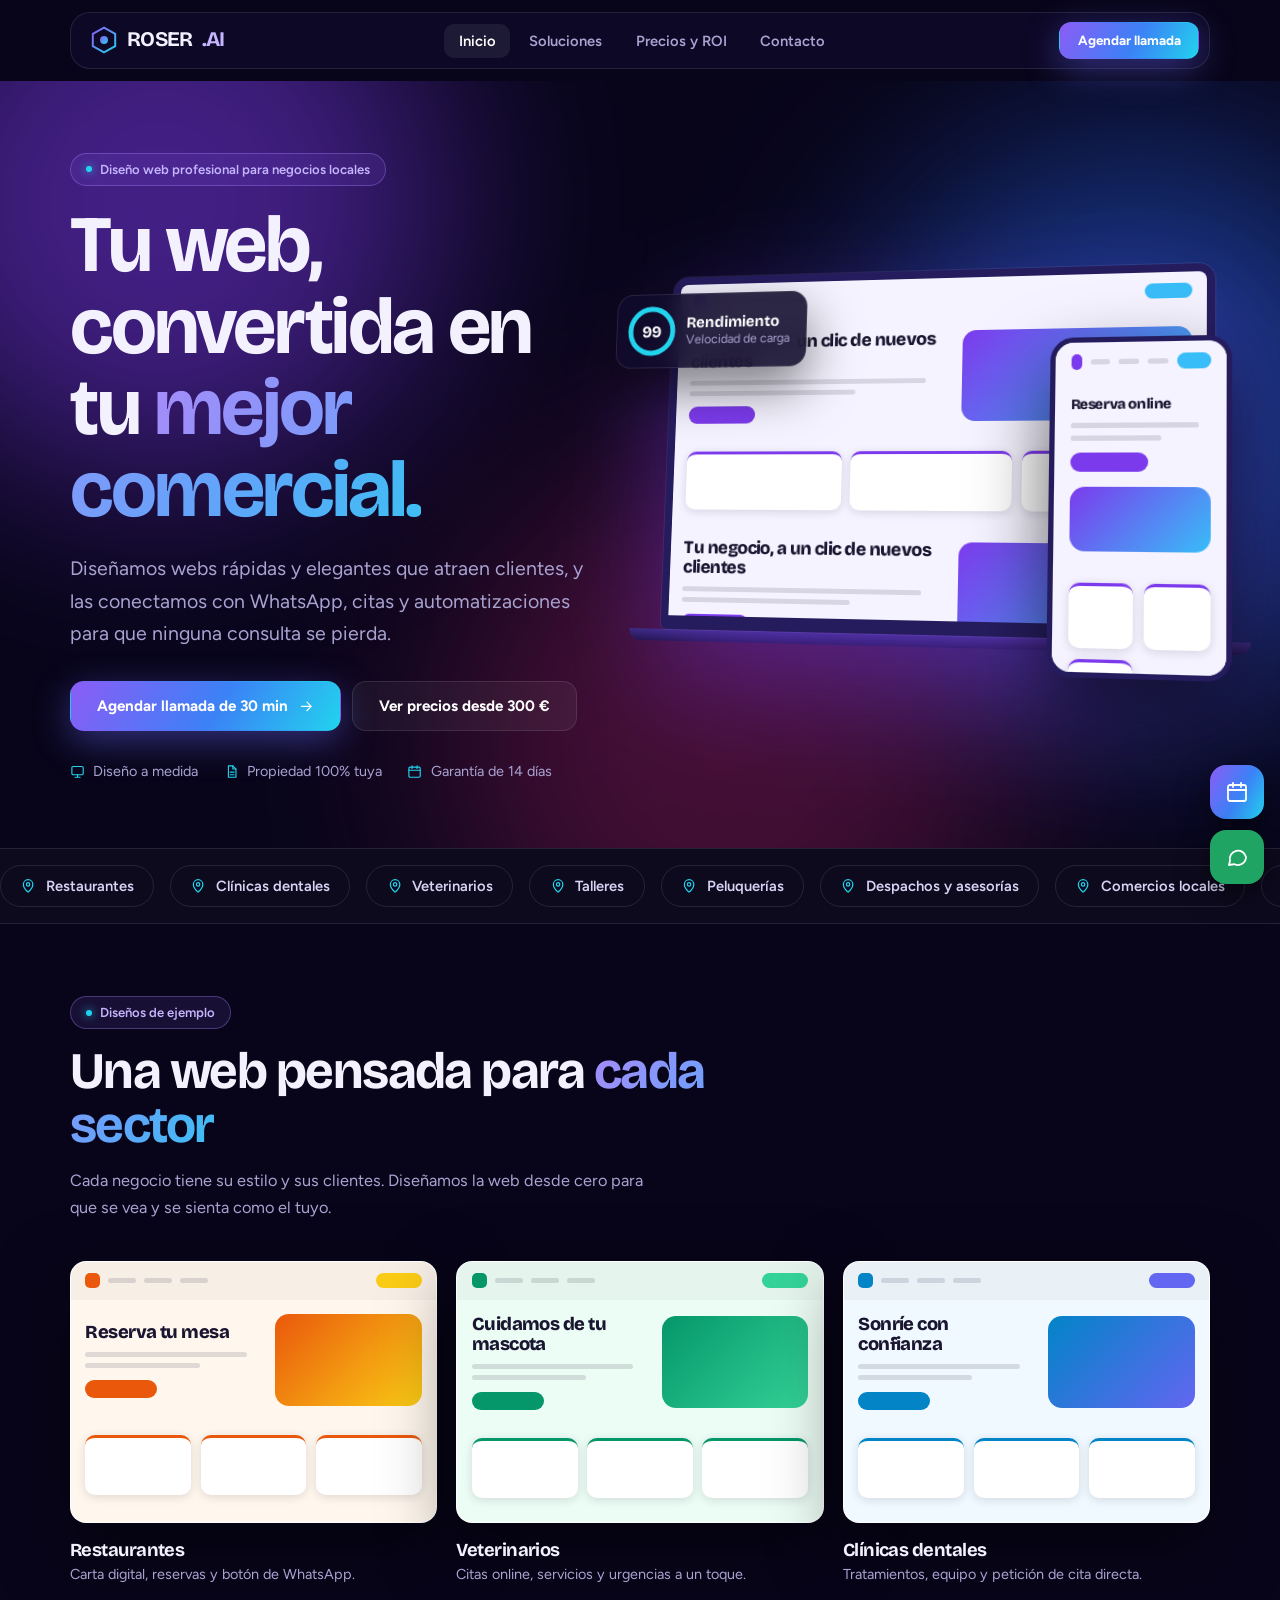
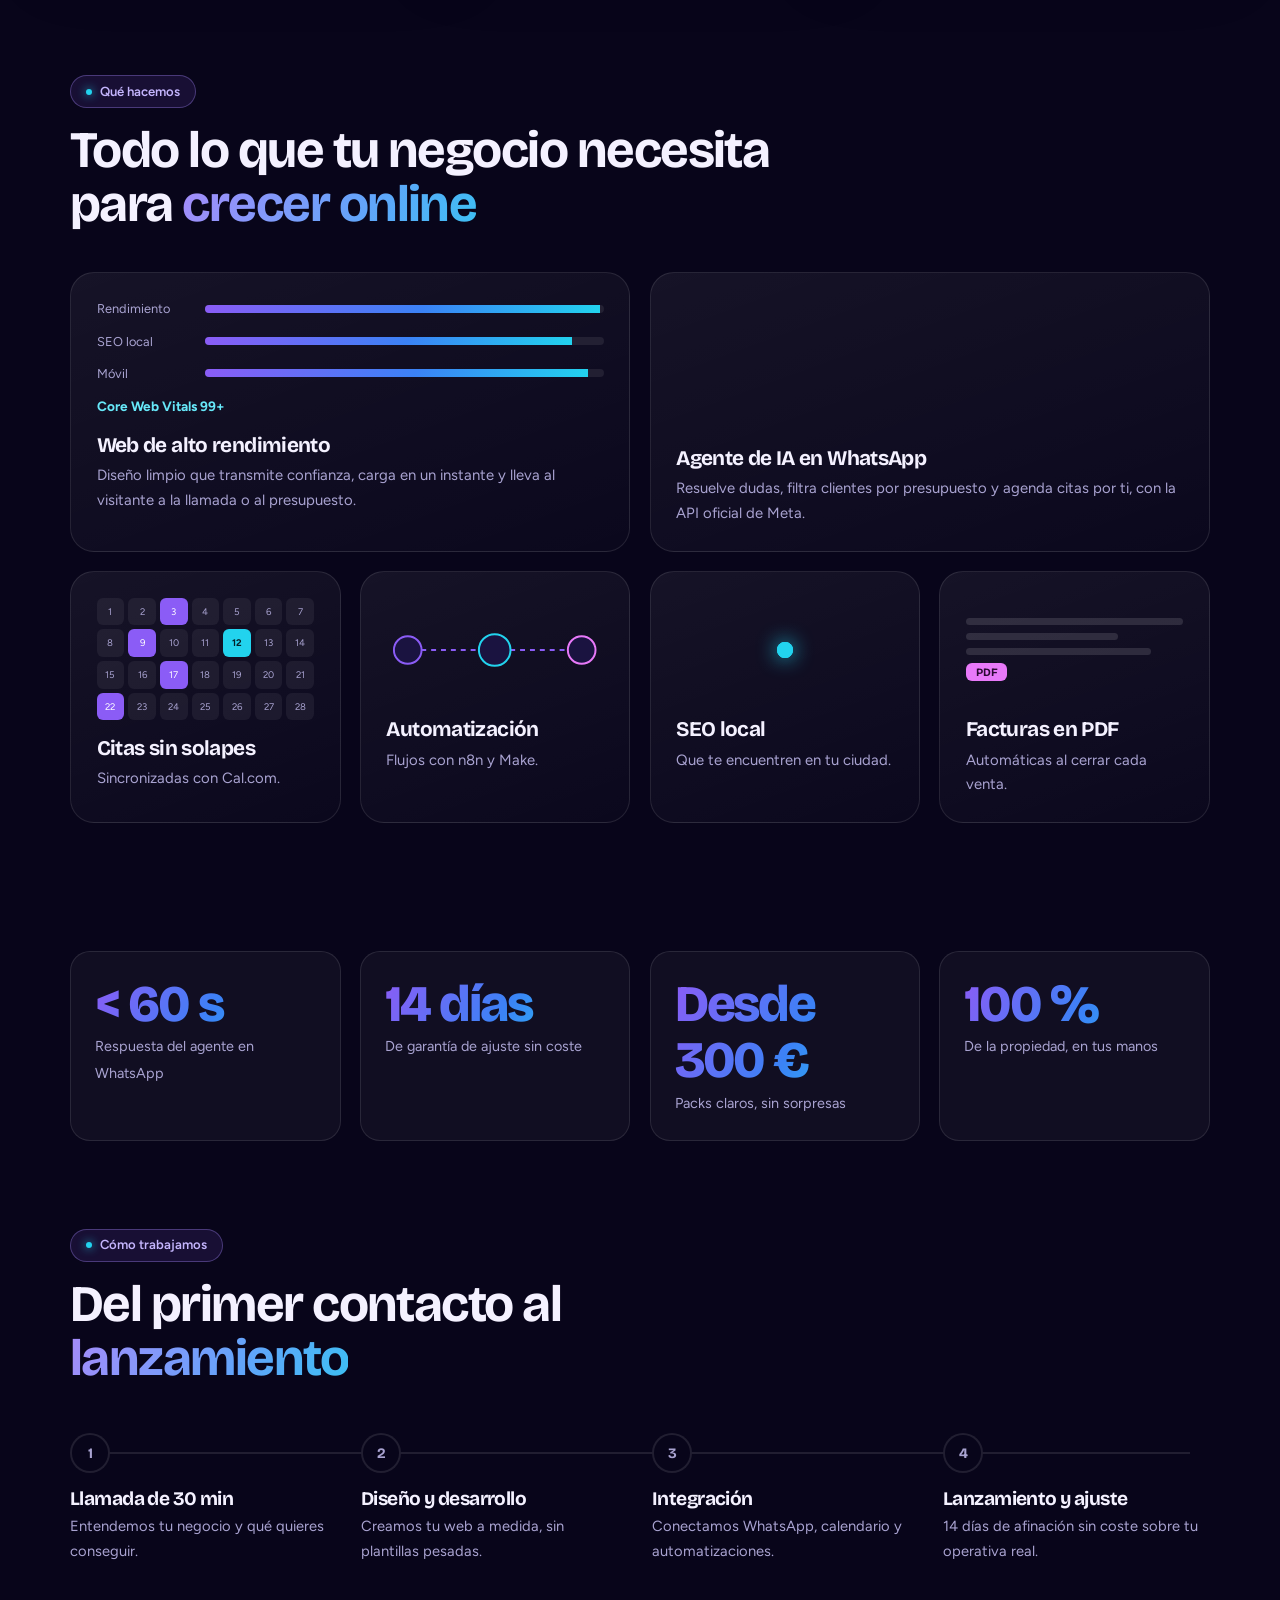
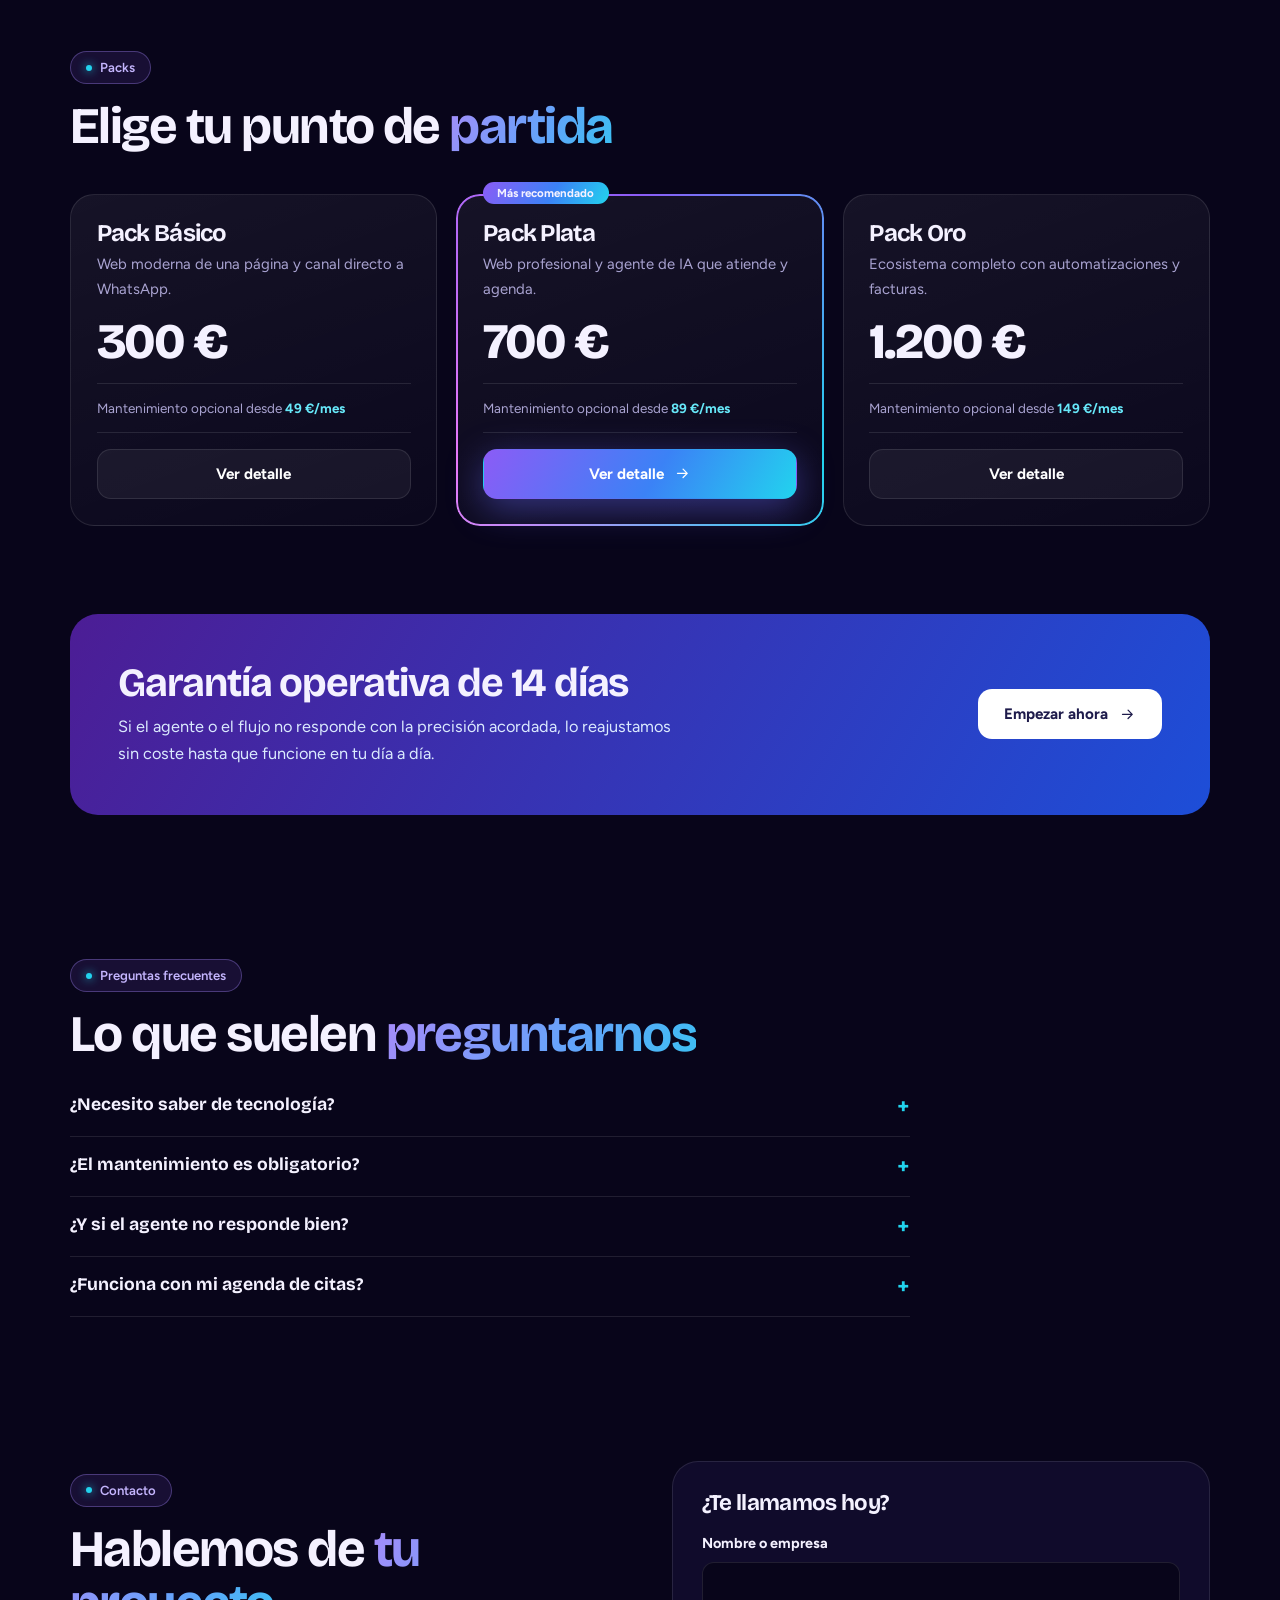
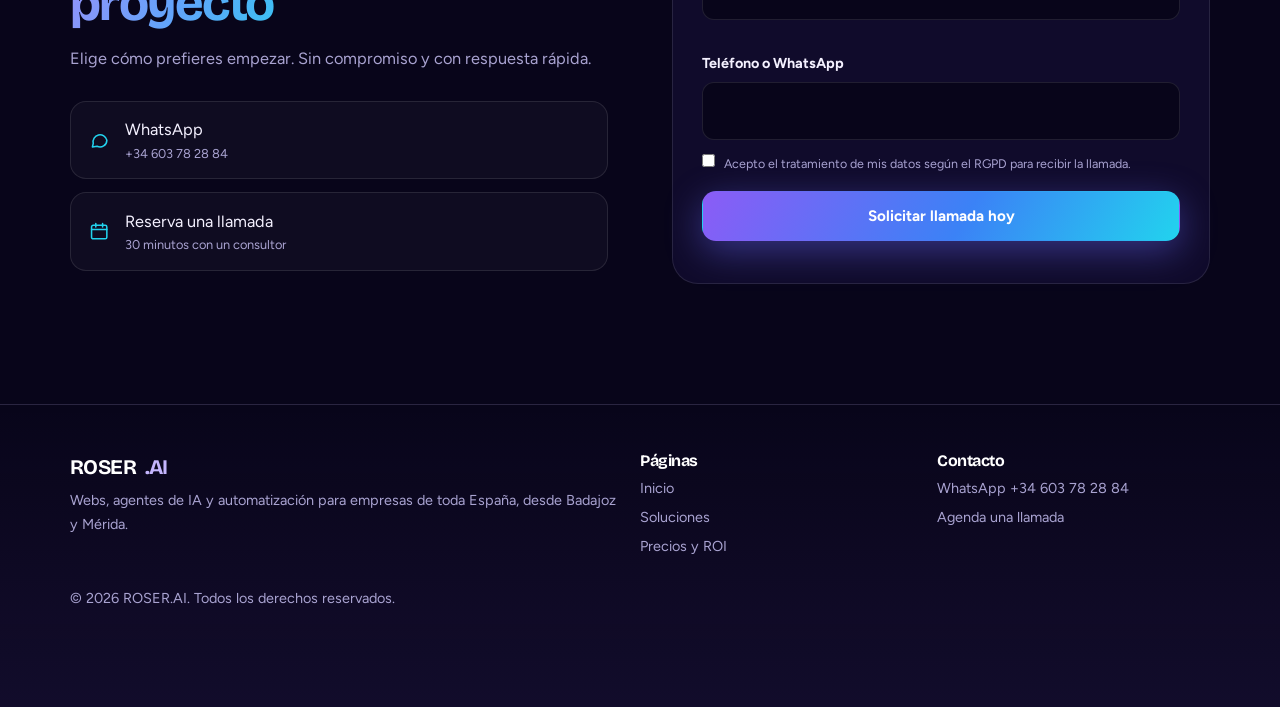
<file: index.html>
<!DOCTYPE html><html lang="es"><head><meta charset="utf-8"><meta name="viewport" content="width=device-width,initial-scale=1,viewport-fit=cover"><meta name="theme-color" content="#08051a"><title>ROSER.AI | Diseño web profesional, agentes IA y automatización</title><link rel="icon" type="image/svg+xml" href="data:image/svg+xml,%3Csvg xmlns=%22http://www.w3.org/2000/svg%22 viewBox=%220 0 100 100%22%3E%3Cdefs%3E%3ClinearGradient id=%22g%22 x1=%220%22 y1=%220%22 x2=%221%22 y2=%221%22%3E%3Cstop stop-color=%22%238b5cf6%22/%3E%3Cstop offset=%221%22 stop-color=%22%2322d3ee%22/%3E%3C/linearGradient%3E%3C/defs%3E%3Crect width=%22100%22 height=%22100%22 rx=%2224%22 fill=%22%2308051a%22/%3E%3Cpath d=%22M50 14l31 17v38L50 86 19 69V31z%22 fill=%22none%22 stroke=%22url%28%23g%29%22 stroke-width=%227%22 stroke-linejoin=%22round%22/%3E%3Ccircle cx=%2250%22 cy=%2250%22 r=%2211%22 fill=%22url%28%23g%29%22/%3E%3C/svg%3E"><meta name="description" content="Diseñamos webs rápidas y elegantes para negocios locales y las conectamos con WhatsApp, citas y automatizaciones. Badajoz, Mérida y toda España."><link rel="preconnect" href="https://fonts.googleapis.com"><link rel="preconnect" href="https://fonts.gstatic.com" crossorigin><link href="https://fonts.googleapis.com/css2?family=Bricolage+Grotesque:opsz,wght@12..96,500;12..96,700;12..96,800&family=Figtree:wght@400;500;600;700&display=swap" rel="stylesheet"><style>@property --a{syntax:'<angle>';inherits:false;initial-value:0deg}
:root{--bg:#08051a;--s1:#100b2b;--s2:#1a1340;--line:rgba(255,255,255,.1);--tx:#f4f1ff;--mut:#a9a3d1;--v:#8b5cf6;--b:#3b82f6;--c:#22d3ee;--p:#e879f9;--grad:linear-gradient(120deg,#8b5cf6,#3b82f6 55%,#22d3ee);--f:'Bricolage Grotesque',system-ui,sans-serif}
*{box-sizing:border-box;margin:0;padding:0}
html{scroll-behavior:smooth;scroll-padding-top:90px}
body{font:400 1.02rem/1.65 Figtree,system-ui,sans-serif;background:var(--bg);color:var(--tx);overflow-x:clip}
h1,h2,h3,h4,.logo{font-family:var(--f);letter-spacing:-.03em;line-height:1.05;font-weight:700}
a{color:inherit}.wrap{max-width:1180px;margin:auto;padding:0 1.25rem}
.i{width:1.25em;height:1.25em;flex:none;fill:none;stroke:currentColor;stroke-width:1.8;stroke-linecap:round;stroke-linejoin:round}
.pill{display:inline-flex;align-items:center;gap:.5rem;border:1px solid rgba(167,139,250,.35);background:rgba(139,92,246,.12);color:#c4b5fd;padding:.3rem .95rem;border-radius:99px;font-size:.82rem;font-weight:600}
.pill:before{content:"";width:6px;height:6px;border-radius:50%;background:var(--c);box-shadow:0 0 10px var(--c)}
.hl{background:linear-gradient(120deg,#a78bfa,#60a5fa,#22d3ee,#a78bfa);background-size:200% auto;-webkit-background-clip:text;background-clip:text;color:transparent;animation:sh 7s linear infinite}
@keyframes sh{to{background-position:200% center}}
header{position:sticky;top:0;z-index:50;padding:12px 0}
.bar{display:flex;align-items:center;justify-content:space-between;gap:.6rem;background:rgba(16,11,43,.7);backdrop-filter:blur(16px);-webkit-backdrop-filter:blur(16px);border:1px solid var(--line);border-radius:20px;padding:.55rem .6rem .55rem 1.2rem}
.logo{display:flex;align-items:center;gap:.55rem;text-decoration:none;font-size:1.3rem}.logo svg{width:28px;height:28px}.logo b{color:#c4b5fd}
nav ul{display:none;list-style:none;gap:.3rem}
nav a{text-decoration:none;font-size:.92rem;font-weight:600;color:var(--mut);padding:.5rem .9rem;border-radius:10px;transition:.2s}
nav a:hover,nav a.on{color:#fff;background:rgba(255,255,255,.07)}
.burger{display:grid;place-items:center;background:none;border:1px solid var(--line);color:#fff;border-radius:12px;width:40px;height:40px;cursor:pointer}
header.open nav ul{display:flex;flex-direction:column;gap:.2rem;position:absolute;top:calc(100% + 2px);left:1.25rem;right:1.25rem;background:#100b2b;border:1px solid var(--line);border-radius:18px;padding:.8rem}
.row{display:flex;flex-wrap:wrap;gap:.7rem;align-items:center}
@media(min-width:900px){nav ul,header.open nav ul{display:flex;flex-direction:row;position:static;padding:0;background:none;border:0}.burger{display:none}}
.btn{display:inline-flex;align-items:center;justify-content:center;gap:.65rem;padding:.95rem 1.6rem;border-radius:14px;border:1px solid transparent;font:700 .95rem Figtree,sans-serif;color:#fff;text-decoration:none;cursor:pointer;background:var(--grad);box-shadow:0 10px 36px rgba(99,102,241,.45);transition:transform .2s,box-shadow .2s}
.btn:hover{transform:translateY(-2px);box-shadow:0 14px 46px rgba(99,102,241,.65)}
.btn.g{background:rgba(255,255,255,.05);border-color:var(--line);box-shadow:none}.btn.g:hover{border-color:#a78bfa}
.btn.wa{background:#1fa463;box-shadow:none}.btn .i{width:1.1em;height:1.1em;transition:transform .25s}.btn:hover .i{transform:translateX(4px)}
.nav .btn{padding:.6rem 1.1rem;font-size:.84rem;border-radius:12px}
.aur{position:absolute;inset:0;overflow:hidden;z-index:-1;pointer-events:none}
.aur i{position:absolute;width:560px;height:560px;border-radius:50%;filter:blur(100px);opacity:.5;animation:dr 16s ease-in-out infinite alternate}
.aur i:nth-child(1){background:#7c3aed;left:-120px;top:-160px}.aur i:nth-child(2){background:#2563eb;right:-140px;top:60px;animation-delay:-5s}.aur i:nth-child(3){background:#db2777;left:35%;top:380px;opacity:.28;animation-delay:-9s}
@keyframes dr{to{transform:translate(90px,70px) scale(1.18)}}
.hero{position:relative;padding:3rem 0 3.5rem}
h1{font-size:clamp(2.6rem,6.4vw,5rem);margin:1.2rem 0 1.3rem;line-height:1.02}
.lead{color:var(--mut);font-size:clamp(1.05rem,2.3vw,1.22rem);max-width:540px;margin-bottom:2rem}
.trust{display:flex;flex-wrap:wrap;gap:.6rem 1.6rem;margin-top:1.8rem;color:var(--mut);font-size:.9rem}.trust span{display:flex;align-items:center;gap:.5rem}.trust .i{color:var(--c);width:1.05em;height:1.05em}
.hg{display:grid;gap:3rem;align-items:center}.hg>*{min-width:0}
@media(min-width:960px){.hg{grid-template-columns:1fr 1.05fr}.hero{padding:4.5rem 0 4rem}}
.sw{position:relative;max-width:640px;width:100%;margin:auto;perspective:1500px;padding:0 0 1.5rem}
.scene{position:relative;transform:rotateY(var(--ry,-12deg)) rotateX(var(--rx,6deg));transform-style:preserve-3d;transition:transform .25s ease-out}
.lscreen{background:#0c0824;border:8px solid #251c5e;border-bottom-width:14px;border-radius:16px 16px 6px 6px;aspect-ratio:16/10.5;overflow:hidden;position:relative;box-shadow:0 50px 120px rgba(124,58,237,.45),0 0 0 1px rgba(255,255,255,.08)}
.lbase{height:12px;background:linear-gradient(#352a7a,#18113f);border-radius:0 0 20px 20px;width:112%;margin-left:-6%}
.ms{--c1:#7c3aed;--c2:#38bdf8;--bg:#f5f3ff;background:var(--bg);color:#1a1530;font-size:.8rem}
.mb{display:flex;gap:.5rem;align-items:center;padding:.7rem .9rem}.mb b{width:15px;height:15px;border-radius:5px;background:var(--c1)}.mb i{height:5px;width:28px;border-radius:3px;background:#1a153022}.mb u{margin-left:auto;width:46px;height:15px;border-radius:99px;background:var(--c2)}
.mh{display:grid;grid-template-columns:1.2fr 1fr;gap:.9rem;padding:.9rem;align-items:center}
.mh h5{font:800 1.15rem var(--f);letter-spacing:-.03em;line-height:1.1;margin-bottom:.6rem}.mh p{height:5px;width:92%;border-radius:3px;background:#1a153022;margin-bottom:.4rem}.mh p.s{width:65%}
.mh a{display:block;margin-top:.7rem;width:72px;height:18px;border-radius:99px;background:var(--c1)}
.mi{border-radius:14px;background:linear-gradient(135deg,var(--c1),var(--c2));min-height:92px}
.mc{display:grid;grid-template-columns:repeat(3,1fr);gap:.6rem;padding:.9rem}.mc div{height:60px;border-radius:10px;background:#fff;box-shadow:0 2px 10px #1a153024;border-top:3px solid var(--c1)}
.wsin{animation:ws 16s ease-in-out infinite alternate}@keyframes ws{to{transform:translateY(-52%)}}
.phone{position:absolute;right:-3%;bottom:-6%;width:30%;border:5px solid #251c5e;border-radius:22px;overflow:hidden;box-shadow:0 30px 70px rgba(0,0,0,.6);transform:translateZ(70px);background:#fff;aspect-ratio:9/17}
.phone .mh{grid-template-columns:1fr}.phone .mi{min-height:60px}.phone .mc{grid-template-columns:1fr 1fr}.phone .mh h5{font-size:.85rem}
.gauge{position:absolute;left:-4%;top:10%;display:flex;align-items:center;gap:.7rem;background:rgba(16,11,43,.88);backdrop-filter:blur(12px);border:1px solid var(--line);border-radius:16px;padding:.7rem 1rem .7rem .7rem;box-shadow:0 20px 50px rgba(0,0,0,.5);transform:translateZ(90px);font-size:.78rem;color:var(--mut);line-height:1.3}
.gauge b{display:block;color:#fff;font:700 .95rem var(--f)}.gauge svg{width:50px;height:50px;transform:rotate(-90deg)}
.gauge circle{fill:none;stroke-width:5}.gauge .t{stroke:rgba(255,255,255,.1)}.gauge .v{stroke:#22d3ee;stroke-linecap:round;stroke-dasharray:163.4;animation:gg 2.4s ease-out both}
@keyframes gg2{from{stroke-dashoffset:138}to{stroke-dashoffset:1.4}}.gauge .num{position:absolute;left:.7rem;width:50px;text-align:center;font:700 1rem var(--f);color:#fff}
.mq{overflow:hidden;border-block:1px solid var(--line);padding:1rem 0;background:rgba(255,255,255,.02)}
.mq div{display:flex;width:max-content;gap:1rem;animation:mq 40s linear infinite}
.mq span{display:flex;align-items:center;gap:.6rem;border:1px solid var(--line);border-radius:99px;padding:.5rem 1.2rem;color:#d8d3f5;font-weight:600;font-size:.92rem;white-space:nowrap}.mq .i{color:var(--c);width:1.1em;height:1.1em}
@keyframes mq{to{transform:translateX(-50%)}}
.sec{padding:4.5rem 0}h2{font-size:clamp(1.9rem,4.4vw,3.2rem);margin:1rem 0 .9rem}.sub{color:var(--mut);max-width:600px}.sh{max-width:700px}
.grid,.bento,.stats,.steps{display:grid;gap:1.2rem;margin-top:2.5rem}
@media(min-width:800px){.g3{grid-template-columns:repeat(3,1fr)}.bento{grid-template-columns:repeat(4,1fr)}.w2{grid-column:span 2}.stats{grid-template-columns:repeat(4,1fr)}}
.card{position:relative;overflow:hidden;background:linear-gradient(160deg,rgba(255,255,255,.06),rgba(255,255,255,.015));border:1px solid var(--line);border-radius:24px;padding:1.6rem;transition:border-color .25s}
.card:after{content:"";position:absolute;inset:0;border-radius:inherit;background:radial-gradient(380px circle at var(--mx,50%) var(--my,0),rgba(139,92,246,.22),transparent 60%);opacity:0;transition:opacity .3s;pointer-events:none}
.card:hover{border-color:rgba(167,139,250,.55)}.card:hover:after{opacity:1}
.card h3{font-size:1.3rem;margin:1.1rem 0 .4rem}.card>p{color:var(--mut);font-size:.93rem}
.vis{min-height:104px;display:flex;flex-direction:column;justify-content:center}
.vb p{display:grid;grid-template-columns:96px 1fr;gap:.8rem;align-items:center;font-size:.8rem;color:var(--mut);margin-bottom:.7rem}
.vb i{height:8px;border-radius:5px;background:rgba(255,255,255,.08);position:relative;overflow:hidden}.vb i:after{content:"";position:absolute;inset:0;width:var(--w);background:var(--grad);transform-origin:left;animation:bar 3.5s ease-in-out infinite alternate}@keyframes bar{from{transform:scaleX(.15)}}
.vb small{color:#67e8f9;font-weight:700}
.vw{gap:.5rem}.vw div{padding:.55rem .85rem;border-radius:14px;font-size:.8rem;width:max-content;max-width:92%;opacity:0;animation:pop 9s infinite}
.b1{background:rgba(255,255,255,.1)}.b2{background:var(--v);margin-left:auto;animation-delay:1.5s!important}.b3{background:rgba(34,211,238,.16);color:#67e8f9;animation-delay:3s!important}
@keyframes pop{0%{opacity:0;transform:translateY(10px)}6%,86%{opacity:1;transform:none}95%,100%{opacity:0}}
.vc{display:grid;grid-template-columns:repeat(7,1fr);gap:4px}.vc span{aspect-ratio:1;border-radius:6px;background:rgba(255,255,255,.06);display:grid;place-items:center;font-size:.6rem;color:var(--mut)}
.vc .k{background:var(--v);color:#fff}.vc .k2{background:var(--c);color:#04222a;font-weight:700;animation:pl 2s infinite}@keyframes pl{50%{box-shadow:0 0 0 5px rgba(34,211,238,.25)}}
.vf svg{width:100%;height:90px}
.vp{height:104px;align-items:center;position:relative}.vp b{width:16px;height:16px;border-radius:50%;background:var(--c);box-shadow:0 0 20px var(--c)}
.vp i{position:absolute;width:16px;height:16px;border-radius:50%;border:2px solid var(--c);animation:rg 2.4s infinite}.vp i+i{animation-delay:1.2s}@keyframes rg{to{transform:scale(5);opacity:0}}
.vd{gap:.5rem}.vd b{height:7px;border-radius:4px;background:rgba(255,255,255,.12)}.vd b:nth-child(2){width:70%}.vd b:nth-child(3){width:85%}.vd u{align-self:flex-start;text-decoration:none;font:700 .7rem var(--f);background:var(--p);color:#2a0a33;padding:.15rem .6rem;border-radius:6px}
.sc .fr{border-radius:16px;overflow:hidden;border:1px solid var(--line);box-shadow:0 25px 70px rgba(0,0,0,.5);transition:transform .25s ease-out;background:#fff}
.sc .ms{min-height:260px}.sc .mb{background:rgba(0,0,0,.03)}.sc h4{font-size:1.15rem;margin:1.1rem 0 .2rem}.sc p{color:var(--mut);font-size:.9rem}
.tl{position:relative;display:grid;gap:1.8rem;margin-top:3rem}@media(min-width:900px){.tl{grid-template-columns:repeat(4,1fr);gap:1.5rem}}
.trk{display:none}@media(min-width:900px){.trk{display:block;position:absolute;left:20px;right:20px;top:19px;height:2px;background:var(--line)}.trk i{display:block;height:100%;width:calc(var(--pg,0)*100%);background:var(--grad);box-shadow:0 0 14px #8b5cf6}}
.dot{width:40px;height:40px;border-radius:50%;border:2px solid var(--line);background:var(--bg);display:grid;place-items:center;font:700 .9rem var(--f);color:var(--mut);position:relative;transition:.5s;margin-bottom:1rem}
.ts.on .dot{background:var(--grad);border-color:transparent;color:#fff;box-shadow:0 0 30px rgba(139,92,246,.7)}.ts h3{font-size:1.2rem;margin-bottom:.3rem}.ts p{color:var(--mut);font-size:.92rem;max-width:260px}
.glow{position:relative}.glow:before{content:"";position:absolute;inset:-1px;border-radius:inherit;padding:2px;background:conic-gradient(from var(--a),#8b5cf6,#22d3ee,#e879f9,#8b5cf6);-webkit-mask:linear-gradient(#000 0 0) content-box,linear-gradient(#000 0 0);-webkit-mask-composite:xor;mask-composite:exclude;animation:rot 6s linear infinite;pointer-events:none}@keyframes rot{to{--a:360deg}}
.pack{display:flex;flex-direction:column;position:relative;overflow:visible}.pack h3{margin-top:0;font-size:1.5rem}
.price{font:800 3.1rem var(--f);letter-spacing:-.04em;margin:1rem 0 0;line-height:1}.price small{font:500 .8rem Figtree,sans-serif;color:var(--mut);letter-spacing:0}
.ret{font-size:.84rem;color:var(--mut);padding:.8rem 0;border-top:1px solid var(--line);border-bottom:1px solid var(--line);margin:1rem 0}.ret b{color:#67e8f9}
.pack ul,.list{list-style:none;display:grid;gap:.65rem;margin:1rem 0 1.6rem;flex:1;font-size:.93rem;color:#d8d3f5}
.pack li,.list li{position:relative;padding-left:1.6rem}
.pack li:before,.list li:before{content:"";position:absolute;left:.1rem;top:.45em;width:.75rem;height:.4rem;border-left:2px solid var(--c);border-bottom:2px solid var(--c);transform:rotate(-45deg)}
.tag{position:absolute;top:-13px;left:1.6rem;background:var(--grad);padding:.25rem .9rem;border-radius:99px;font:700 .72rem Figtree,sans-serif;z-index:2}
.stats div{background:rgba(255,255,255,.04);border:1px solid var(--line);border-radius:20px;padding:1.5rem}
.stats b{font:800 clamp(2.2rem,5vw,3.2rem) var(--f);letter-spacing:-.04em;display:block;line-height:1.1;background:var(--grad);-webkit-background-clip:text;background-clip:text;color:transparent}.stats span{color:var(--mut);font-size:.9rem}
.band{position:relative;overflow:hidden;border-radius:28px;padding:2.2rem;background:linear-gradient(120deg,#4c1d95,#1d4ed8,#0e7490);background-size:200% 200%;animation:bg 10s ease infinite;display:grid;gap:1.4rem}
@keyframes bg{50%{background-position:100% 50%}}@media(min-width:800px){.band{grid-template-columns:1fr auto;align-items:center;padding:3rem}}
.band h2{margin:0 0 .6rem;font-size:clamp(1.6rem,3.6vw,2.5rem)}.band p{color:#dbeafe;max-width:560px}.band .btn{background:#fff;color:#1e1b4b;box-shadow:none}
details{border-bottom:1px solid var(--line);padding:1.1rem 0;max-width:840px}
summary{cursor:pointer;font:700 1.1rem var(--f);list-style:none;display:flex;justify-content:space-between;gap:1rem}
summary:after{content:"+";color:var(--c);font-size:1.5rem;line-height:1}details[open] summary:after{content:"–"}details p{color:var(--mut);margin-top:.6rem}
.calc{display:grid;gap:2rem;border:1px solid var(--line);border-radius:28px;padding:1.7rem;background:var(--s1)}@media(min-width:800px){.calc{grid-template-columns:1.2fr 1fr;padding:2.8rem}}
label{display:block;font-size:.9rem;font-weight:700;margin-top:1.1rem}label b{color:#67e8f9}
input[type=range]{width:100%;accent-color:var(--v);margin-top:.6rem}
.res{background:rgba(139,92,246,.14);border:1px solid rgba(167,139,250,.5);border-radius:22px;padding:1.7rem;text-align:center}
.res strong{display:block;font:800 clamp(2.4rem,8vw,3.6rem) var(--f);letter-spacing:-.04em;margin:.4rem 0;background:var(--grad);-webkit-background-clip:text;background-clip:text;color:transparent}.res p{color:var(--mut);font-size:.9rem;margin-bottom:1.2rem}.res b{color:#fff}
.lead-box{display:grid;gap:2.5rem}@media(min-width:900px){.lead-box{grid-template-columns:1fr 1fr;gap:4rem;align-items:center}}
.ct{display:grid;gap:.8rem;margin-top:1.8rem}.ct a{display:flex;align-items:center;gap:1rem;text-decoration:none;border:1px solid var(--line);border-radius:16px;padding:.9rem 1.1rem;background:rgba(255,255,255,.03);transition:.2s}.ct a:hover{border-color:#a78bfa;background:rgba(139,92,246,.1)}
.ct .i{color:var(--c)}.ct small{display:block;color:var(--mut);font-size:.8rem}
.fcard{background:var(--s1);border:1px solid var(--line);border-radius:26px;padding:1.8rem}
input[type=text],input[type=tel]{width:100%;padding:.9rem 1rem;border-radius:12px;border:1px solid var(--line);background:var(--bg);color:#fff;font:inherit;margin:.4rem 0 .9rem}
input:focus-visible,button:focus-visible,a:focus-visible,summary:focus-visible{outline:2px solid var(--c);outline-offset:2px}
.chk{display:flex;gap:.6rem;align-items:flex-start;margin-bottom:1rem}.chk label{margin:0;font-weight:400;font-size:.78rem;color:var(--mut)}.ok{color:#4ade80;font-weight:700;margin-top:.8rem;font-size:.9rem}
.sol{display:grid;gap:2.5rem;align-items:center}.sol>*{min-width:0}@media(min-width:900px){.sol{grid-template-columns:1fr 1fr}.sol.rev>div:first-child{order:2}}
footer{border-top:1px solid var(--line);padding:3rem 0 6rem;color:var(--mut);font-size:.9rem;margin-top:3rem;background:linear-gradient(180deg,transparent,rgba(139,92,246,.08))}
.fg{display:grid;gap:1.5rem}@media(min-width:768px){.fg{grid-template-columns:2fr 1fr 1fr}}
footer h4{color:#fff;margin-bottom:.5rem;font-size:1rem}footer a{display:block;text-decoration:none;margin:.3rem 0}footer a:hover{color:#fff}footer .logo{color:#fff}
.fabs{position:fixed;right:16px;bottom:calc(16px + env(safe-area-inset-bottom));display:flex;flex-direction:column;gap:.7rem;z-index:40}
.fab{width:54px;height:54px;border-radius:16px;border:0;display:grid;place-items:center;cursor:pointer;text-decoration:none;box-shadow:0 10px 30px rgba(0,0,0,.5)}.fab .i{width:1.5rem;height:1.5rem}
.fab.c{background:var(--grad);color:#fff}.fab.w{background:#1fa463;color:#fff}
.modal{position:fixed;inset:0;background:rgba(5,3,20,.82);backdrop-filter:blur(8px);display:grid;place-items:center;padding:.8rem;z-index:100;opacity:0;pointer-events:none;transition:opacity .25s}.modal.on{opacity:1;pointer-events:auto}
.sheet{background:#fff;color:#111;border-radius:20px;width:100%;max-width:680px;max-height:94vh;overflow:auto;padding:1rem;position:relative}
.sheet h3{font-size:1.15rem;margin:.3rem 2.5rem .8rem 0}.sheet iframe{width:100%;height:min(560px,72vh);border:0;border-radius:12px}
.x{position:absolute;top:.7rem;right:.7rem;width:36px;height:36px;border-radius:50%;border:1px solid #ddd;background:#f3f3f6;cursor:pointer;display:grid;place-items:center;color:#111}
.chat{display:flex;flex-direction:column;height:440px;background:var(--s1);border:1px solid var(--line);border-radius:26px;overflow:hidden;box-shadow:0 30px 90px rgba(124,58,237,.3)}
.ch-h{display:flex;align-items:center;gap:.7rem;padding:.9rem 1.1rem;border-bottom:1px solid var(--line);font:700 1rem var(--f)}.ch-h i{width:9px;height:9px;border-radius:50%;background:#4ade80;box-shadow:0 0 10px #4ade80}.ch-h small{display:block;font:400 .72rem Figtree,sans-serif;color:var(--mut)}
.ch-b{flex:1;overflow:auto;padding:1rem;display:flex;flex-direction:column;gap:.6rem}
.m{max-width:88%;padding:.65rem .9rem;border-radius:16px 16px 16px 4px;font-size:.88rem;background:var(--s2);align-self:flex-start}.m.u{align-self:flex-end;border-radius:16px 16px 4px 16px;background:var(--v)}
.m a,.m button{color:#67e8f9;font:inherit;background:none;border:0;text-decoration:underline;cursor:pointer}
.ch-c{display:flex;flex-wrap:wrap;gap:.4rem;padding:.5rem 1rem}.ch-c button{border:1px solid var(--line);background:transparent;color:var(--tx);border-radius:99px;padding:.3rem .8rem;font:inherit;font-size:.76rem;cursor:pointer}.ch-c button:hover{border-color:var(--v)}
.ch-f{display:flex;gap:.5rem;padding:.7rem 1rem;border-top:1px solid var(--line)}
.ch-f input{flex:1;min-width:0;background:var(--bg);border:1px solid var(--line);color:#fff;border-radius:99px;padding:.6rem 1rem;font:inherit;font-size:.88rem;margin:0}
.ch-f button{width:40px;border:0;border-radius:50%;background:var(--grad);color:#fff;cursor:pointer;display:grid;place-items:center}
.rv{opacity:0;transform:translateY(30px);transition:opacity .9s cubic-bezier(.2,.7,.2,1) var(--d,0s),transform .9s cubic-bezier(.2,.7,.2,1) var(--d,0s)}.rv.in{opacity:1;transform:none}
@media(prefers-reduced-motion:reduce){*{animation:none!important;transition:none!important;scroll-behavior:auto!important}.rv{opacity:1;transform:none}.scene{transform:none}}</style></head><body><svg width="0" height="0" style="position:absolute" aria-hidden="true"><defs><symbol id="i-web" viewBox="0 0 24 24"><rect x="3" y="4" width="18" height="13" rx="2"/><path d="M8 21h8M12 17v4"/></symbol><symbol id="i-chat" viewBox="0 0 24 24"><path d="M21 12a8 8 0 0 1-11.5 7.2L4 20l1-4.3A8 8 0 1 1 21 12z"/></symbol><symbol id="i-flow" viewBox="0 0 24 24"><circle cx="6" cy="6" r="2.5"/><circle cx="18" cy="12" r="2.5"/><circle cx="6" cy="18" r="2.5"/><path d="M8.5 6H12a3 3 0 0 1 3 3v.5M8.5 18H12a3 3 0 0 0 3-3v-.5"/></symbol><symbol id="i-pin" viewBox="0 0 24 24"><path d="M12 21s7-6.2 7-11.5A7 7 0 0 0 5 9.5C5 14.8 12 21 12 21z"/><circle cx="12" cy="9.5" r="2.5"/></symbol><symbol id="i-cal" viewBox="0 0 24 24"><rect x="3" y="5" width="18" height="16" rx="2"/><path d="M3 10h18M8 3v4M16 3v4"/></symbol><symbol id="i-doc" viewBox="0 0 24 24"><path d="M7 3h7l5 5v13H7z"/><path d="M14 3v5h5M10 13h6M10 17h6"/></symbol><symbol id="i-arrow" viewBox="0 0 24 24"><path d="M5 12h14M13 6l6 6-6 6"/></symbol><symbol id="i-menu" viewBox="0 0 24 24"><path d="M4 7h16M4 12h16M4 17h16"/></symbol><symbol id="i-x" viewBox="0 0 24 24"><path d="M6 6l12 12M18 6L6 18"/></symbol></defs></svg>
<header><div class="wrap"><div class="bar nav"><a class="logo" href="index.html"><svg viewBox="0 0 100 100" fill="none"><defs><linearGradient id="lg" x1="0" y1="0" x2="1" y2="1"><stop stop-color="#8b5cf6"/><stop offset="1" stop-color="#22d3ee"/></linearGradient></defs><path d="M50 6l40 22v44L50 94 10 72V28z" stroke="url(#lg)" stroke-width="7"/><circle cx="50" cy="50" r="14" fill="url(#lg)"/></svg>ROSER<b>.AI</b></a><nav><ul><li><a class="on" href="index.html">Inicio</a></li><li><a href="soluciones.html">Soluciones</a></li><li><a href="precios.html">Precios y ROI</a></li><li><a href="index.html#contacto">Contacto</a></li></ul></nav><div class="row"><button class="btn" data-cal>Agendar llamada</button><button class="burger" aria-label="Abrir menú"><svg class="i"><use href="#i-menu"/></svg></button></div></div></div></header>
<main><section class="hero"><div class="aur"><i></i><i></i><i></i></div><div class="wrap hg"><div><span class="pill">Diseño web profesional para negocios locales</span>
<h1>Tu web, convertida en tu <span class="hl">mejor comercial.</span></h1>
<p class="lead">Diseñamos webs rápidas y elegantes que atraen clientes, y las conectamos con WhatsApp, citas y automatizaciones para que ninguna consulta se pierda.</p>
<div class="row"><button class="btn" data-cal>Agendar llamada de 30 min <svg class="i"><use href="#i-arrow"/></svg></button><a class="btn g" href="precios.html">Ver precios desde 300 €</a></div>
<div class="trust"><span><svg class="i"><use href="#i-web"/></svg>Diseño a medida</span><span><svg class="i"><use href="#i-doc"/></svg>Propiedad 100% tuya</span><span><svg class="i"><use href="#i-cal"/></svg>Garantía de 14 días</span></div></div>
<div class="sw"><div class="scene"><div class="lscreen"><div class="wsin"><div class="ms" style="--c1:#7c3aed;--c2:#38bdf8;--bg:#f5f3ff"><div class="mb"><b></b><i></i><i></i><i></i><u></u></div><div class="mh"><div><h5>Tu negocio, a un clic de nuevos clientes</h5><p></p><p class="s"></p><a></a></div><div class="mi"></div></div><div class="mc"><div></div><div></div><div></div></div><div class="mh"><div><h5>Tu negocio, a un clic de nuevos clientes</h5><p></p><p class="s"></p><a></a></div><div class="mi"></div></div><div class="mc"><div></div><div></div><div></div></div><div class="mh"><div><h5>Tu negocio, a un clic de nuevos clientes</h5><p></p><p class="s"></p><a></a></div><div class="mi"></div></div><div class="mc"><div></div><div></div><div></div></div></div></div></div><div class="lbase"></div>
<div class="gauge"><svg viewBox="0 0 50 50"><circle class="t" cx="25" cy="25" r="22"/><circle class="v" cx="25" cy="25" r="22" style="stroke-dasharray:138;animation-name:gg2"/></svg><span class="num">99</span><span><b>Rendimiento</b>Velocidad de carga</span></div>
<div class="phone"><div class="wsin" style="animation-duration:12s"><div class="ms" style="--c1:#7c3aed;--c2:#38bdf8;--bg:#f5f3ff"><div class="mb"><b></b><i></i><i></i><i></i><u></u></div><div class="mh"><div><h5>Reserva online</h5><p></p><p class="s"></p><a></a></div><div class="mi"></div></div><div class="mc"><div></div><div></div><div></div></div><div class="mh"><div><h5>Reserva online</h5><p></p><p class="s"></p><a></a></div><div class="mi"></div></div><div class="mc"><div></div><div></div><div></div></div><div class="mh"><div><h5>Reserva online</h5><p></p><p class="s"></p><a></a></div><div class="mi"></div></div><div class="mc"><div></div><div></div><div></div></div></div></div></div></div></div></div></section>
<div class="mq" aria-hidden="true"><div><span><svg class="i"><use href="#i-pin"/></svg>Restaurantes</span><span><svg class="i"><use href="#i-pin"/></svg>Clínicas dentales</span><span><svg class="i"><use href="#i-pin"/></svg>Veterinarios</span><span><svg class="i"><use href="#i-pin"/></svg>Talleres</span><span><svg class="i"><use href="#i-pin"/></svg>Peluquerías</span><span><svg class="i"><use href="#i-pin"/></svg>Despachos y asesorías</span><span><svg class="i"><use href="#i-pin"/></svg>Comercios locales</span><span><svg class="i"><use href="#i-pin"/></svg>Gimnasios</span><span><svg class="i"><use href="#i-pin"/></svg>Restaurantes</span><span><svg class="i"><use href="#i-pin"/></svg>Clínicas dentales</span><span><svg class="i"><use href="#i-pin"/></svg>Veterinarios</span><span><svg class="i"><use href="#i-pin"/></svg>Talleres</span><span><svg class="i"><use href="#i-pin"/></svg>Peluquerías</span><span><svg class="i"><use href="#i-pin"/></svg>Despachos y asesorías</span><span><svg class="i"><use href="#i-pin"/></svg>Comercios locales</span><span><svg class="i"><use href="#i-pin"/></svg>Gimnasios</span></div></div>
<section class="sec"><div class="wrap"><div class="sh"><span class="pill">Diseños de ejemplo</span><h2>Una web pensada para <span class="hl">cada sector</span></h2><p class="sub">Cada negocio tiene su estilo y sus clientes. Diseñamos la web desde cero para que se vea y se sienta como el tuyo.</p></div>
<div class="grid g3"><div class="sc"><div class="fr tilt"><div class="ms" style="--c1:#ea580c;--c2:#facc15;--bg:#fff7ed"><div class="mb"><b></b><i></i><i></i><i></i><u></u></div><div class="mh"><div><h5>Reserva tu mesa</h5><p></p><p class="s"></p><a></a></div><div class="mi"></div></div><div class="mc"><div></div><div></div><div></div></div></div></div><h4>Restaurantes</h4><p>Carta digital, reservas y botón de WhatsApp.</p></div><div class="sc"><div class="fr tilt"><div class="ms" style="--c1:#059669;--c2:#34d399;--bg:#ecfdf5"><div class="mb"><b></b><i></i><i></i><i></i><u></u></div><div class="mh"><div><h5>Cuidamos de tu mascota</h5><p></p><p class="s"></p><a></a></div><div class="mi"></div></div><div class="mc"><div></div><div></div><div></div></div></div></div><h4>Veterinarios</h4><p>Citas online, servicios y urgencias a un toque.</p></div><div class="sc"><div class="fr tilt"><div class="ms" style="--c1:#0284c7;--c2:#6366f1;--bg:#f0f9ff"><div class="mb"><b></b><i></i><i></i><i></i><u></u></div><div class="mh"><div><h5>Sonríe con confianza</h5><p></p><p class="s"></p><a></a></div><div class="mi"></div></div><div class="mc"><div></div><div></div><div></div></div></div></div><h4>Clínicas dentales</h4><p>Tratamientos, equipo y petición de cita directa.</p></div></div></div></section>
<section class="sec" style="padding-top:1rem"><div class="wrap"><div class="sh"><span class="pill">Qué hacemos</span><h2>Todo lo que tu negocio necesita para <span class="hl">crecer online</span></h2></div>
<div class="bento"><div class="card w2"><div class="vis vb"><p><span>Rendimiento</span><i style="--w:99%"></i></p><p><span>SEO local</span><i style="--w:92%"></i></p><p><span>Móvil</span><i style="--w:96%"></i></p><small>Core Web Vitals 99+</small></div><h3>Web de alto rendimiento</h3><p>Diseño limpio que transmite confianza, carga en un instante y lleva al visitante a la llamada o al presupuesto.</p></div>
<div class="card w2"><div class="vis vw"><div class="b1">Hola, ¿tenéis hueco mañana?</div><div class="b2">Sí, a las 11:30h o 17:00h. ¿Cuál prefieres?</div><div class="b3">Cita agendada · mañana 11:30</div></div><h3>Agente de IA en WhatsApp</h3><p>Resuelve dudas, filtra clientes por presupuesto y agenda citas por ti, con la API oficial de Meta.</p></div>
<div class="card"><div class="vis"><div class="vc"><span>1</span><span>2</span><span class="k">3</span><span>4</span><span>5</span><span>6</span><span>7</span><span>8</span><span class="k">9</span><span>10</span><span>11</span><span class="k2">12</span><span>13</span><span>14</span><span>15</span><span>16</span><span class="k">17</span><span>18</span><span>19</span><span>20</span><span>21</span><span class="k">22</span><span>23</span><span>24</span><span>25</span><span>26</span><span>27</span><span>28</span></div></div><h3>Citas sin solapes</h3><p>Sincronizadas con Cal.com.</p></div><div class="card"><div class="vis vf"><svg viewBox="0 0 220 90"><g fill="none" stroke="#8b5cf6" stroke-width="2" stroke-dasharray="5 5"><path d="M36 45H94M126 45H184"><animate attributeName="stroke-dashoffset" to="-20" dur="1s" repeatCount="indefinite"/></path></g><g fill="#1a1340" stroke-width="2"><circle cx="22" cy="45" r="14" stroke="#8b5cf6"/><circle cx="110" cy="45" r="16" stroke="#22d3ee"/><circle cx="198" cy="45" r="14" stroke="#e879f9"/></g></svg></div><h3>Automatización</h3><p>Flujos con n8n y Make.</p></div><div class="card"><div class="vis vp"><b></b><i></i><i></i></div><h3>SEO local</h3><p>Que te encuentren en tu ciudad.</p></div><div class="card"><div class="vis vd"><b></b><b></b><b></b><u>PDF</u></div><h3>Facturas en PDF</h3><p>Automáticas al cerrar cada venta.</p></div></div></div></section>
<section class="sec" style="padding-top:1rem"><div class="wrap"><div class="stats"><div><b data-n="60" data-p="&lt; " data-s=" s">&lt; 60 s</b><span>Respuesta del agente en WhatsApp</span></div><div><b data-n="14" data-s=" días">14 días</b><span>De garantía de ajuste sin coste</span></div><div><b data-n="300" data-p="Desde " data-s=" €">Desde 300 €</b><span>Packs claros, sin sorpresas</span></div><div><b data-n="100" data-s=" %">100 %</b><span>De la propiedad, en tus manos</span></div></div></div></section>
<section class="sec" style="padding-top:1rem"><div class="wrap"><div class="sh"><span class="pill">Cómo trabajamos</span><h2>Del primer contacto al <span class="hl">lanzamiento</span></h2></div><div class="tl"><div class="trk"><i></i></div><div class="ts"><div class="dot">1</div><h3>Llamada de 30 min</h3><p>Entendemos tu negocio y qué quieres conseguir.</p></div><div class="ts"><div class="dot">2</div><h3>Diseño y desarrollo</h3><p>Creamos tu web a medida, sin plantillas pesadas.</p></div><div class="ts"><div class="dot">3</div><h3>Integración</h3><p>Conectamos WhatsApp, calendario y automatizaciones.</p></div><div class="ts"><div class="dot">4</div><h3>Lanzamiento y ajuste</h3><p>14 días de afinación sin coste sobre tu operativa real.</p></div></div></div></section>
<section class="sec" style="padding-top:1rem"><div class="wrap"><div class="sh"><span class="pill">Packs</span><h2>Elige tu punto de <span class="hl">partida</span></h2></div>
<div class="grid g3"><div class="card pack"><h3>Pack Básico</h3><p style="color:var(--mut)">Web moderna de una página y canal directo a WhatsApp.</p><div class="price">300 €</div><div class="ret">Mantenimiento opcional desde <b>49 €/mes</b></div><a class="btn g" href="precios.html">Ver detalle</a></div>
<div class="card pack glow"><span class="tag">Más recomendado</span><h3>Pack Plata</h3><p style="color:var(--mut)">Web profesional y agente de IA que atiende y agenda.</p><div class="price">700 €</div><div class="ret">Mantenimiento opcional desde <b>89 €/mes</b></div><a class="btn" href="precios.html">Ver detalle <svg class="i"><use href="#i-arrow"/></svg></a></div>
<div class="card pack"><h3>Pack Oro</h3><p style="color:var(--mut)">Ecosistema completo con automatizaciones y facturas.</p><div class="price">1.200 €</div><div class="ret">Mantenimiento opcional desde <b>149 €/mes</b></div><a class="btn g" href="precios.html">Ver detalle</a></div></div></div></section>
<section class="sec" style="padding-top:1rem"><div class="wrap"><div class="band"><div><h2>Garantía operativa de 14 días</h2><p>Si el agente o el flujo no responde con la precisión acordada, lo reajustamos sin coste hasta que funcione en tu día a día.</p></div><button class="btn" data-cal>Empezar ahora <svg class="i"><use href="#i-arrow"/></svg></button></div></div></section>
<section class="sec"><div class="wrap"><div class="sh"><span class="pill">Preguntas frecuentes</span><h2>Lo que suelen <span class="hl">preguntarnos</span></h2></div>
<details><summary>¿Necesito saber de tecnología?</summary><p>No. Nosotros lo montamos y te lo dejamos funcionando. La propiedad es 100% tuya.</p></details>
<details><summary>¿El mantenimiento es obligatorio?</summary><p>No. Es opcional y empieza desde 49 €/mes, según el pack.</p></details>
<details><summary>¿Y si el agente no responde bien?</summary><p>Lo ajustamos sin coste durante los 14 días de garantía hasta validarlo en tu operativa real.</p></details>
<details><summary>¿Funciona con mi agenda de citas?</summary><p>Sincronizamos las citas con Cal.com para evitar solapes de horario.</p></details></div></section>
<section class="sec" id="contacto"><div class="wrap lead-box"><div><span class="pill">Contacto</span><h2>Hablemos de <span class="hl">tu proyecto</span></h2><p class="sub">Elige cómo prefieres empezar. Sin compromiso y con respuesta rápida.</p>
<div class="ct"><a href="https://wa.me/34603782884" target="_blank" rel="noopener"><svg class="i"><use href="#i-chat"/></svg><span>WhatsApp<small>+34 603 78 28 84</small></span></a><a href="https://cal.com/dani-serrano-mc095n/30min" target="_blank" rel="noopener"><svg class="i"><use href="#i-cal"/></svg><span>Reserva una llamada<small>30 minutos con un consultor</small></span></a></div></div>
<form id="lead" class="fcard"><h3 style="font-size:1.4rem;margin-bottom:.6rem">¿Te llamamos hoy?</h3><label for="n">Nombre o empresa</label><input id="n" type="text" required autocomplete="name"><label for="t">Teléfono o WhatsApp</label><input id="t" type="tel" required autocomplete="tel"><div class="chk"><input id="c" type="checkbox" required><label for="c">Acepto el tratamiento de mis datos según el RGPD para recibir la llamada.</label></div><button class="btn" style="width:100%">Solicitar llamada hoy</button><p class="ok" id="ok" role="status"></p></form></div></section></main>
<footer><div class="wrap fg"><div><a class="logo" href="index.html" style="margin-bottom:.6rem">ROSER<b>.AI</b></a><p>Webs, agentes de IA y automatización para empresas de toda España, desde Badajoz y Mérida.</p></div><div><h4>Páginas</h4><a href="index.html">Inicio</a><a href="soluciones.html">Soluciones</a><a href="precios.html">Precios y ROI</a></div><div><h4>Contacto</h4><a href="https://wa.me/34603782884">WhatsApp +34 603 78 28 84</a><a href="https://cal.com/dani-serrano-mc095n/30min" target="_blank" rel="noopener">Agenda una llamada</a></div></div><div class="wrap" style="margin-top:1.5rem">© 2026 ROSER.AI. Todos los derechos reservados.</div></footer><script>const $=s=>document.querySelector(s),$$=s=>[...document.querySelectorAll(s)],CAL='https://cal.com/dani-serrano-mc095n/30min',WA='https://wa.me/34603782884',RM=matchMedia('(prefers-reduced-motion:reduce)').matches;
const ic=n=>'<svg class="i"><use href="#i-'+n+'"/></svg>';
const modal=document.createElement('div');modal.className='modal';
modal.innerHTML='<div class="sheet" role="dialog" aria-modal="true"><button class="x" aria-label="Cerrar">'+ic('x')+'</button><h3>Reserva tu llamada de 30 min</h3><iframe title="Reservar en Cal.com"></iframe></div>';
const fr=modal.querySelector('iframe');
const openCal=()=>{if(!fr.getAttribute('src'))fr.src=CAL;modal.classList.add('on');document.body.style.overflow='hidden'};
const closeCal=()=>{modal.classList.remove('on');document.body.style.overflow=''};
modal.onclick=e=>{if(e.target===modal||e.target.closest('.x'))closeCal()};
addEventListener('keydown',e=>e.key==='Escape'&&closeCal());
const fabs=document.createElement('div');fabs.className='fabs';
fabs.innerHTML='<button class="fab c" data-cal aria-label="Agendar llamada">'+ic('cal')+'</button><a class="fab w" href="'+WA+'?text=Hola%20ROSER.AI,%20quiero%20informaci%C3%B3n%20sobre%20una%20web" target="_blank" rel="noopener" aria-label="WhatsApp">'+ic('chat')+'</a>';
document.body.append(modal,fabs);
$$('[data-cal]').forEach(b=>b.onclick=openCal);
const h=$('header');$('.burger').onclick=()=>h.classList.toggle('open');
$$('header nav a').forEach(a=>a.onclick=()=>h.classList.remove('open'));
const lf=$('#lead');
if(lf)lf.onsubmit=e=>{e.preventDefault();const n=$('#n').value,t=$('#t').value;
open(WA+'?text='+encodeURIComponent('Hola ROSER.AI, soy '+n+'. Mi teléfono es '+t+'. Quiero que me llaméis hoy.'),'_blank');
$('#ok').textContent='Se abre WhatsApp para enviarnos tus datos. Te llamamos hoy.';lf.reset()};
const hs=$('#hs'),rs=$('#rs');
function calc(){const a=+hs.value,r=+rs.value;$('#hv').textContent=a+' h';$('#rv').textContent=r+' €/h';$('#sv').textContent=(a*r*48).toLocaleString('es-ES')+' €';$('#fv').textContent=a*4+' horas/mes'}
if(hs){hs.oninput=rs.oninput=calc;calc()}
function chat(sel,title,intro,qs){const el=$(sel);if(!el)return;el.className='chat';
el.innerHTML='<div class="ch-h"><i></i><div>'+title+'<small>En línea 24/7</small></div></div><div class="ch-b"></div><div class="ch-c"></div><form class="ch-f"><input placeholder="Escribe tu pregunta…" aria-label="Tu pregunta"><button aria-label="Enviar">'+ic('arrow')+'</button></form>';
const b=el.querySelector('.ch-b'),c=el.querySelector('.ch-c'),f=el.querySelector('form'),i=f.querySelector('input');
const add=(k,x)=>{const d=document.createElement('div');d.className='m '+k;d.innerHTML=x;b.append(d);b.scrollTop=b.scrollHeight};
const say=t=>{add('u',t.replace(/</g,'&lt;'));const q=qs.find(x=>x[1].test(t.toLowerCase()));
setTimeout(()=>add('',q?q[2]:'Eso lo vemos mejor en persona: <a href="'+WA+'" target="_blank" rel="noopener">escríbenos por WhatsApp</a> o <button onclick="openCal()">agenda una llamada</button>.'),450)};
add('',intro);qs.forEach(q=>{const x=document.createElement('button');x.textContent=q[0];x.onclick=()=>say(q[0]);c.append(x)});
f.onsubmit=e=>{e.preventDefault();if(i.value.trim()){say(i.value.trim());i.value=''}}}
/* animaciones al hacer scroll */
$$('.bento,.steps,.grid,.stats,.hero .wrap,.hg').forEach(p=>[...p.children].forEach((c,i)=>{c.classList.add('rv');c.style.setProperty('--d',i*.09+'s')}));
$$('section h2,.sub,.band,details,.lead-box,.calc,.mq').forEach(e=>e.classList.add('rv'));
function cnt(e){if(RM)return;const n=+e.dataset.n,p=e.dataset.p||'',s=e.dataset.s||'',t0=performance.now();
(function f(t){const k=Math.min(1,(t-t0)/1400);e.textContent=p+Math.round(n*(1-Math.pow(1-k,3)))+s;if(k<1)requestAnimationFrame(f)})(t0)}
const io=new IntersectionObserver(es=>es.forEach(e=>{if(e.isIntersecting){e.target.classList.add('in');io.unobserve(e.target);if(e.target.dataset.n)cnt(e.target)}}),{threshold:.12});
$$('.rv,[data-n]').forEach(e=>io.observe(e));
$$('.card').forEach(c=>c.onmousemove=e=>{const r=c.getBoundingClientRect();c.style.setProperty('--mx',e.clientX-r.left+'px');c.style.setProperty('--my',e.clientY-r.top+'px')});
const mk=$('.mock'),cs=$$('.chipf');let tk=0;
function sc(){tk=0;const y=scrollY,m=document.documentElement.scrollHeight-innerHeight;
h.style.setProperty('--p',m>0?y/m:0);
if(mk&&!RM){mk.style.setProperty('--rx',Math.max(0,12-y/22)+'deg');cs.forEach((c,i)=>c.style.translate='0 '+(-y*(.04+i*.03))+'px')}}
addEventListener('scroll',()=>{if(!tk)tk=requestAnimationFrame(sc)},{passive:true});sc();
const sw=$('.sw'),scn=$('.scene');
if(sw&&!RM)sw.onmousemove=e=>{const r=sw.getBoundingClientRect(),x=(e.clientX-r.left)/r.width-.5,y=(e.clientY-r.top)/r.height-.5;scn.style.setProperty('--ry',(-12+x*16)+'deg');scn.style.setProperty('--rx',(6-y*12)+'deg')};
if(sw)sw.onmouseleave=()=>{scn.style.setProperty('--ry','-12deg');scn.style.setProperty('--rx','6deg')};
$$('.tilt').forEach(t=>{t.onmousemove=e=>{if(RM)return;const r=t.getBoundingClientRect(),x=(e.clientX-r.left)/r.width-.5,y=(e.clientY-r.top)/r.height-.5;t.style.transform='perspective(900px) rotateY('+x*10+'deg) rotateX('+-y*10+'deg) translateY(-6px)'};t.onmouseleave=()=>t.style.transform=''});
const tl=$('.tl');
function tp(){if(!tl)return;const r=tl.getBoundingClientRect(),p=Math.min(1,Math.max(0,(innerHeight*.8-r.top)/(r.height+innerHeight*.1)));tl.style.setProperty('--pg',p);$$('.ts').forEach((s,i)=>s.classList.toggle('on',p>i/4+.02))}
addEventListener('scroll',tp,{passive:true});tp();</script></body></html>
</file>
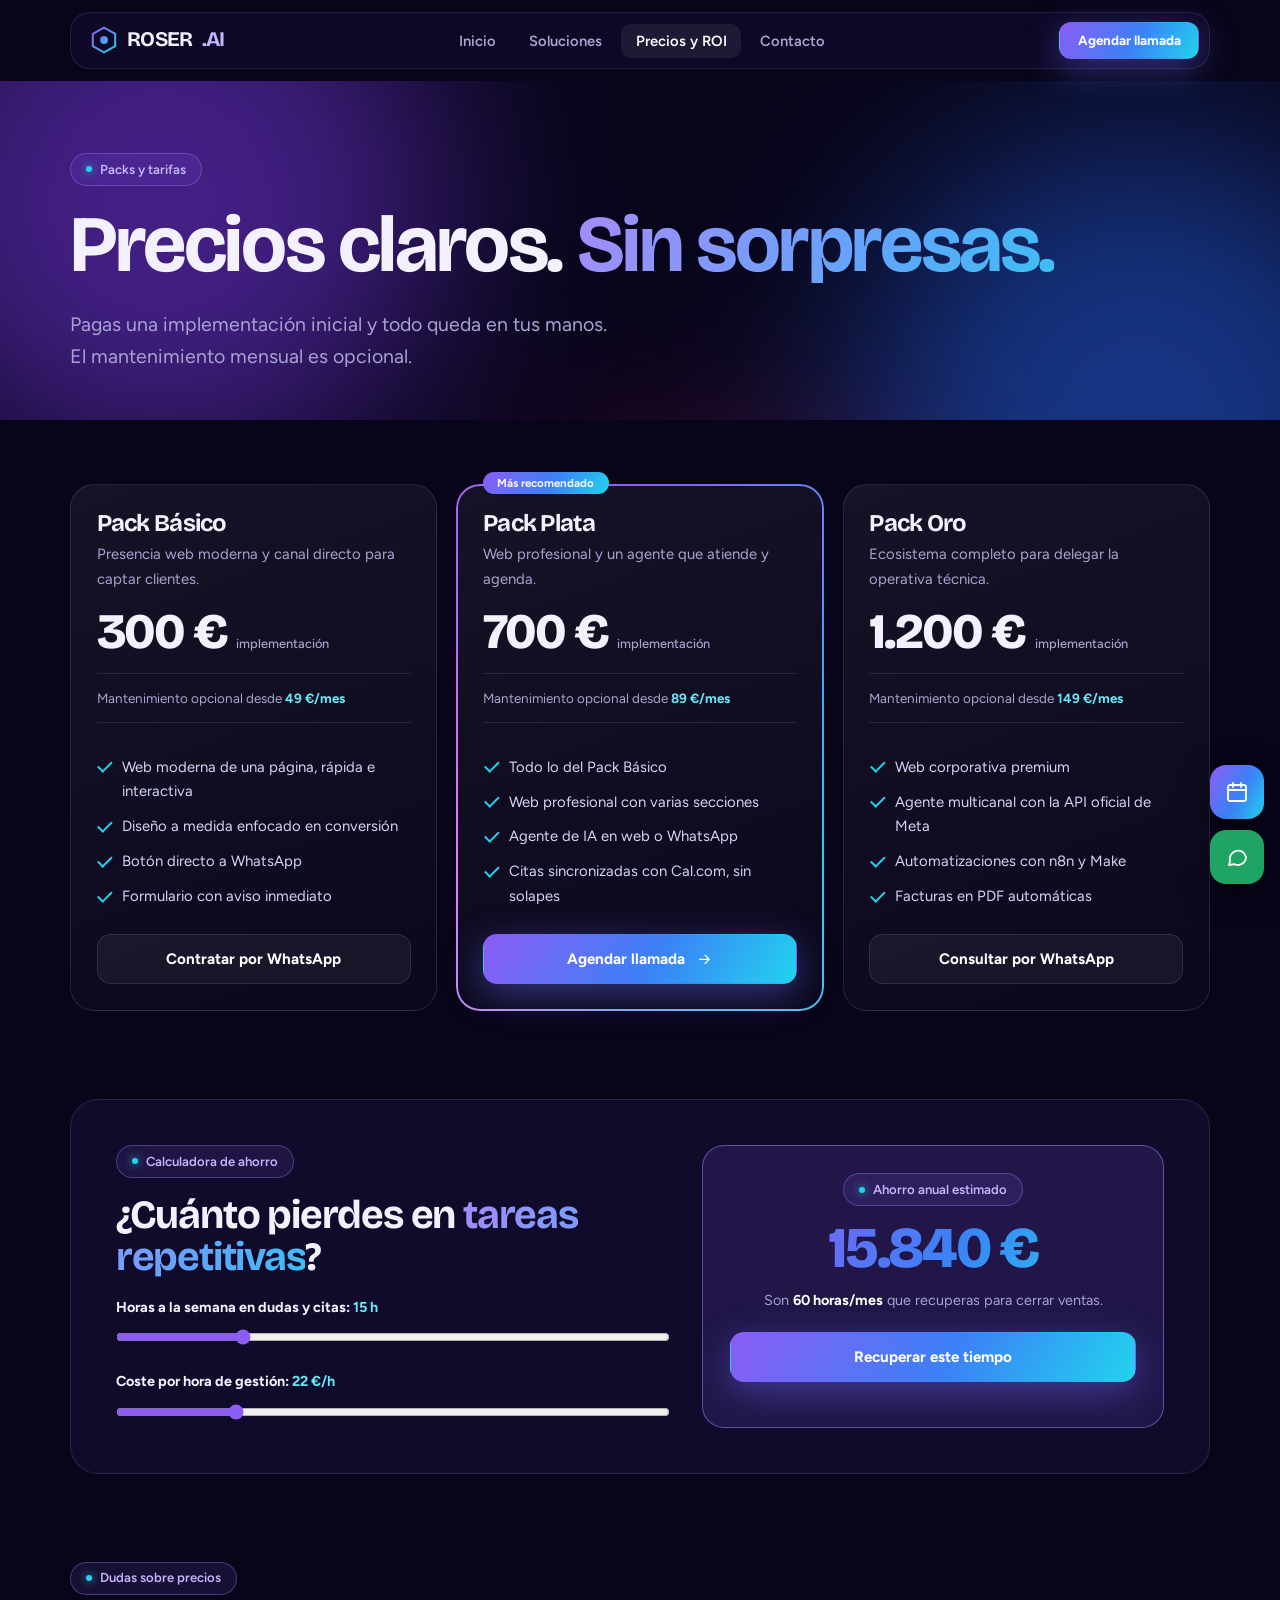
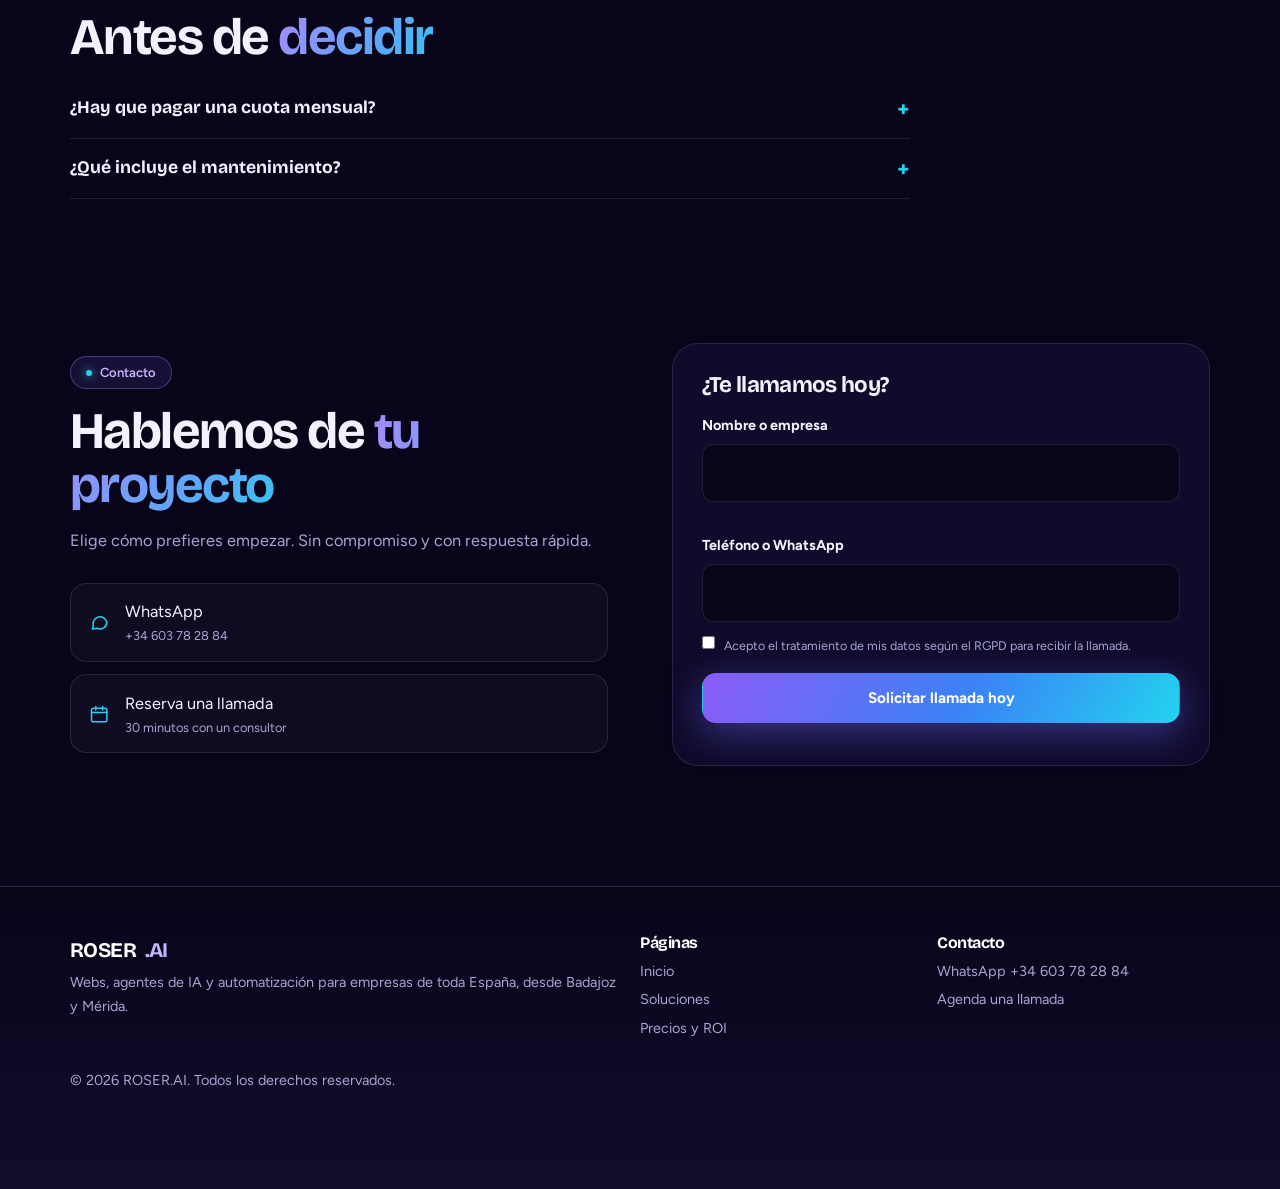
<file: precios.html>
<!DOCTYPE html><html lang="es"><head><meta charset="utf-8"><meta name="viewport" content="width=device-width,initial-scale=1,viewport-fit=cover"><meta name="theme-color" content="#08051a"><title>Precios y calculadora de ahorro | ROSER.AI</title><link rel="icon" type="image/svg+xml" href="data:image/svg+xml,%3Csvg xmlns=%22http://www.w3.org/2000/svg%22 viewBox=%220 0 100 100%22%3E%3Cdefs%3E%3ClinearGradient id=%22g%22 x1=%220%22 y1=%220%22 x2=%221%22 y2=%221%22%3E%3Cstop stop-color=%22%238b5cf6%22/%3E%3Cstop offset=%221%22 stop-color=%22%2322d3ee%22/%3E%3C/linearGradient%3E%3C/defs%3E%3Crect width=%22100%22 height=%22100%22 rx=%2224%22 fill=%22%2308051a%22/%3E%3Cpath d=%22M50 14l31 17v38L50 86 19 69V31z%22 fill=%22none%22 stroke=%22url%28%23g%29%22 stroke-width=%227%22 stroke-linejoin=%22round%22/%3E%3Ccircle cx=%2250%22 cy=%2250%22 r=%2211%22 fill=%22url%28%23g%29%22/%3E%3C/svg%3E"><meta name="description" content="Pack Básico 300 €, Pack Plata 700 € y Pack Oro 1.200 €. Calcula cuánto ahorras automatizando tu negocio."><link rel="preconnect" href="https://fonts.googleapis.com"><link rel="preconnect" href="https://fonts.gstatic.com" crossorigin><link href="https://fonts.googleapis.com/css2?family=Bricolage+Grotesque:opsz,wght@12..96,500;12..96,700;12..96,800&family=Figtree:wght@400;500;600;700&display=swap" rel="stylesheet"><style>@property --a{syntax:'<angle>';inherits:false;initial-value:0deg}
:root{--bg:#08051a;--s1:#100b2b;--s2:#1a1340;--line:rgba(255,255,255,.1);--tx:#f4f1ff;--mut:#a9a3d1;--v:#8b5cf6;--b:#3b82f6;--c:#22d3ee;--p:#e879f9;--grad:linear-gradient(120deg,#8b5cf6,#3b82f6 55%,#22d3ee);--f:'Bricolage Grotesque',system-ui,sans-serif}
*{box-sizing:border-box;margin:0;padding:0}
html{scroll-behavior:smooth;scroll-padding-top:90px}
body{font:400 1.02rem/1.65 Figtree,system-ui,sans-serif;background:var(--bg);color:var(--tx);overflow-x:clip}
h1,h2,h3,h4,.logo{font-family:var(--f);letter-spacing:-.03em;line-height:1.05;font-weight:700}
a{color:inherit}.wrap{max-width:1180px;margin:auto;padding:0 1.25rem}
.i{width:1.25em;height:1.25em;flex:none;fill:none;stroke:currentColor;stroke-width:1.8;stroke-linecap:round;stroke-linejoin:round}
.pill{display:inline-flex;align-items:center;gap:.5rem;border:1px solid rgba(167,139,250,.35);background:rgba(139,92,246,.12);color:#c4b5fd;padding:.3rem .95rem;border-radius:99px;font-size:.82rem;font-weight:600}
.pill:before{content:"";width:6px;height:6px;border-radius:50%;background:var(--c);box-shadow:0 0 10px var(--c)}
.hl{background:linear-gradient(120deg,#a78bfa,#60a5fa,#22d3ee,#a78bfa);background-size:200% auto;-webkit-background-clip:text;background-clip:text;color:transparent;animation:sh 7s linear infinite}
@keyframes sh{to{background-position:200% center}}
header{position:sticky;top:0;z-index:50;padding:12px 0}
.bar{display:flex;align-items:center;justify-content:space-between;gap:.6rem;background:rgba(16,11,43,.7);backdrop-filter:blur(16px);-webkit-backdrop-filter:blur(16px);border:1px solid var(--line);border-radius:20px;padding:.55rem .6rem .55rem 1.2rem}
.logo{display:flex;align-items:center;gap:.55rem;text-decoration:none;font-size:1.3rem}.logo svg{width:28px;height:28px}.logo b{color:#c4b5fd}
nav ul{display:none;list-style:none;gap:.3rem}
nav a{text-decoration:none;font-size:.92rem;font-weight:600;color:var(--mut);padding:.5rem .9rem;border-radius:10px;transition:.2s}
nav a:hover,nav a.on{color:#fff;background:rgba(255,255,255,.07)}
.burger{display:grid;place-items:center;background:none;border:1px solid var(--line);color:#fff;border-radius:12px;width:40px;height:40px;cursor:pointer}
header.open nav ul{display:flex;flex-direction:column;gap:.2rem;position:absolute;top:calc(100% + 2px);left:1.25rem;right:1.25rem;background:#100b2b;border:1px solid var(--line);border-radius:18px;padding:.8rem}
.row{display:flex;flex-wrap:wrap;gap:.7rem;align-items:center}
@media(min-width:900px){nav ul,header.open nav ul{display:flex;flex-direction:row;position:static;padding:0;background:none;border:0}.burger{display:none}}
.btn{display:inline-flex;align-items:center;justify-content:center;gap:.65rem;padding:.95rem 1.6rem;border-radius:14px;border:1px solid transparent;font:700 .95rem Figtree,sans-serif;color:#fff;text-decoration:none;cursor:pointer;background:var(--grad);box-shadow:0 10px 36px rgba(99,102,241,.45);transition:transform .2s,box-shadow .2s}
.btn:hover{transform:translateY(-2px);box-shadow:0 14px 46px rgba(99,102,241,.65)}
.btn.g{background:rgba(255,255,255,.05);border-color:var(--line);box-shadow:none}.btn.g:hover{border-color:#a78bfa}
.btn.wa{background:#1fa463;box-shadow:none}.btn .i{width:1.1em;height:1.1em;transition:transform .25s}.btn:hover .i{transform:translateX(4px)}
.nav .btn{padding:.6rem 1.1rem;font-size:.84rem;border-radius:12px}
.aur{position:absolute;inset:0;overflow:hidden;z-index:-1;pointer-events:none}
.aur i{position:absolute;width:560px;height:560px;border-radius:50%;filter:blur(100px);opacity:.5;animation:dr 16s ease-in-out infinite alternate}
.aur i:nth-child(1){background:#7c3aed;left:-120px;top:-160px}.aur i:nth-child(2){background:#2563eb;right:-140px;top:60px;animation-delay:-5s}.aur i:nth-child(3){background:#db2777;left:35%;top:380px;opacity:.28;animation-delay:-9s}
@keyframes dr{to{transform:translate(90px,70px) scale(1.18)}}
.hero{position:relative;padding:3rem 0 3.5rem}
h1{font-size:clamp(2.6rem,6.4vw,5rem);margin:1.2rem 0 1.3rem;line-height:1.02}
.lead{color:var(--mut);font-size:clamp(1.05rem,2.3vw,1.22rem);max-width:540px;margin-bottom:2rem}
.trust{display:flex;flex-wrap:wrap;gap:.6rem 1.6rem;margin-top:1.8rem;color:var(--mut);font-size:.9rem}.trust span{display:flex;align-items:center;gap:.5rem}.trust .i{color:var(--c);width:1.05em;height:1.05em}
.hg{display:grid;gap:3rem;align-items:center}.hg>*{min-width:0}
@media(min-width:960px){.hg{grid-template-columns:1fr 1.05fr}.hero{padding:4.5rem 0 4rem}}
.sw{position:relative;max-width:640px;width:100%;margin:auto;perspective:1500px;padding:0 0 1.5rem}
.scene{position:relative;transform:rotateY(var(--ry,-12deg)) rotateX(var(--rx,6deg));transform-style:preserve-3d;transition:transform .25s ease-out}
.lscreen{background:#0c0824;border:8px solid #251c5e;border-bottom-width:14px;border-radius:16px 16px 6px 6px;aspect-ratio:16/10.5;overflow:hidden;position:relative;box-shadow:0 50px 120px rgba(124,58,237,.45),0 0 0 1px rgba(255,255,255,.08)}
.lbase{height:12px;background:linear-gradient(#352a7a,#18113f);border-radius:0 0 20px 20px;width:112%;margin-left:-6%}
.ms{--c1:#7c3aed;--c2:#38bdf8;--bg:#f5f3ff;background:var(--bg);color:#1a1530;font-size:.8rem}
.mb{display:flex;gap:.5rem;align-items:center;padding:.7rem .9rem}.mb b{width:15px;height:15px;border-radius:5px;background:var(--c1)}.mb i{height:5px;width:28px;border-radius:3px;background:#1a153022}.mb u{margin-left:auto;width:46px;height:15px;border-radius:99px;background:var(--c2)}
.mh{display:grid;grid-template-columns:1.2fr 1fr;gap:.9rem;padding:.9rem;align-items:center}
.mh h5{font:800 1.15rem var(--f);letter-spacing:-.03em;line-height:1.1;margin-bottom:.6rem}.mh p{height:5px;width:92%;border-radius:3px;background:#1a153022;margin-bottom:.4rem}.mh p.s{width:65%}
.mh a{display:block;margin-top:.7rem;width:72px;height:18px;border-radius:99px;background:var(--c1)}
.mi{border-radius:14px;background:linear-gradient(135deg,var(--c1),var(--c2));min-height:92px}
.mc{display:grid;grid-template-columns:repeat(3,1fr);gap:.6rem;padding:.9rem}.mc div{height:60px;border-radius:10px;background:#fff;box-shadow:0 2px 10px #1a153024;border-top:3px solid var(--c1)}
.wsin{animation:ws 16s ease-in-out infinite alternate}@keyframes ws{to{transform:translateY(-52%)}}
.phone{position:absolute;right:-3%;bottom:-6%;width:30%;border:5px solid #251c5e;border-radius:22px;overflow:hidden;box-shadow:0 30px 70px rgba(0,0,0,.6);transform:translateZ(70px);background:#fff;aspect-ratio:9/17}
.phone .mh{grid-template-columns:1fr}.phone .mi{min-height:60px}.phone .mc{grid-template-columns:1fr 1fr}.phone .mh h5{font-size:.85rem}
.gauge{position:absolute;left:-4%;top:10%;display:flex;align-items:center;gap:.7rem;background:rgba(16,11,43,.88);backdrop-filter:blur(12px);border:1px solid var(--line);border-radius:16px;padding:.7rem 1rem .7rem .7rem;box-shadow:0 20px 50px rgba(0,0,0,.5);transform:translateZ(90px);font-size:.78rem;color:var(--mut);line-height:1.3}
.gauge b{display:block;color:#fff;font:700 .95rem var(--f)}.gauge svg{width:50px;height:50px;transform:rotate(-90deg)}
.gauge circle{fill:none;stroke-width:5}.gauge .t{stroke:rgba(255,255,255,.1)}.gauge .v{stroke:#22d3ee;stroke-linecap:round;stroke-dasharray:163.4;animation:gg 2.4s ease-out both}
@keyframes gg{from{stroke-dashoffset:163.4}to{stroke-dashoffset:1.6}}.gauge .num{position:absolute;left:.7rem;width:50px;text-align:center;font:700 1rem var(--f);color:#fff}
.mq{overflow:hidden;border-block:1px solid var(--line);padding:1rem 0;background:rgba(255,255,255,.02)}
.mq div{display:flex;width:max-content;gap:1rem;animation:mq 40s linear infinite}
.mq span{display:flex;align-items:center;gap:.6rem;border:1px solid var(--line);border-radius:99px;padding:.5rem 1.2rem;color:#d8d3f5;font-weight:600;font-size:.92rem;white-space:nowrap}.mq .i{color:var(--c);width:1.1em;height:1.1em}
@keyframes mq{to{transform:translateX(-50%)}}
.sec{padding:4.5rem 0}h2{font-size:clamp(1.9rem,4.4vw,3.2rem);margin:1rem 0 .9rem}.sub{color:var(--mut);max-width:600px}.sh{max-width:700px}
.grid,.bento,.stats,.steps{display:grid;gap:1.2rem;margin-top:2.5rem}
@media(min-width:800px){.g3{grid-template-columns:repeat(3,1fr)}.bento{grid-template-columns:repeat(4,1fr)}.w2{grid-column:span 2}.stats{grid-template-columns:repeat(4,1fr)}}
.card{position:relative;overflow:hidden;background:linear-gradient(160deg,rgba(255,255,255,.06),rgba(255,255,255,.015));border:1px solid var(--line);border-radius:24px;padding:1.6rem;transition:border-color .25s}
.card:after{content:"";position:absolute;inset:0;border-radius:inherit;background:radial-gradient(380px circle at var(--mx,50%) var(--my,0),rgba(139,92,246,.22),transparent 60%);opacity:0;transition:opacity .3s;pointer-events:none}
.card:hover{border-color:rgba(167,139,250,.55)}.card:hover:after{opacity:1}
.card h3{font-size:1.3rem;margin:1.1rem 0 .4rem}.card>p{color:var(--mut);font-size:.93rem}
.vis{min-height:104px;display:flex;flex-direction:column;justify-content:center}
.vb p{display:grid;grid-template-columns:96px 1fr;gap:.8rem;align-items:center;font-size:.8rem;color:var(--mut);margin-bottom:.7rem}
.vb i{height:8px;border-radius:5px;background:rgba(255,255,255,.08);position:relative;overflow:hidden}.vb i:after{content:"";position:absolute;inset:0;width:var(--w);background:var(--grad);transform-origin:left;animation:bar 3.5s ease-in-out infinite alternate}@keyframes bar{from{transform:scaleX(.15)}}
.vb small{color:#67e8f9;font-weight:700}
.vw{gap:.5rem}.vw div{padding:.55rem .85rem;border-radius:14px;font-size:.8rem;width:max-content;max-width:92%;opacity:0;animation:pop 9s infinite}
.b1{background:rgba(255,255,255,.1)}.b2{background:var(--v);margin-left:auto;animation-delay:1.5s!important}.b3{background:rgba(34,211,238,.16);color:#67e8f9;animation-delay:3s!important}
@keyframes pop{0%{opacity:0;transform:translateY(10px)}6%,86%{opacity:1;transform:none}95%,100%{opacity:0}}
.vc{display:grid;grid-template-columns:repeat(7,1fr);gap:4px}.vc span{aspect-ratio:1;border-radius:6px;background:rgba(255,255,255,.06);display:grid;place-items:center;font-size:.6rem;color:var(--mut)}
.vc .k{background:var(--v);color:#fff}.vc .k2{background:var(--c);color:#04222a;font-weight:700;animation:pl 2s infinite}@keyframes pl{50%{box-shadow:0 0 0 5px rgba(34,211,238,.25)}}
.vf svg{width:100%;height:90px}
.vp{height:104px;align-items:center;position:relative}.vp b{width:16px;height:16px;border-radius:50%;background:var(--c);box-shadow:0 0 20px var(--c)}
.vp i{position:absolute;width:16px;height:16px;border-radius:50%;border:2px solid var(--c);animation:rg 2.4s infinite}.vp i+i{animation-delay:1.2s}@keyframes rg{to{transform:scale(5);opacity:0}}
.vd{gap:.5rem}.vd b{height:7px;border-radius:4px;background:rgba(255,255,255,.12)}.vd b:nth-child(2){width:70%}.vd b:nth-child(3){width:85%}.vd u{align-self:flex-start;text-decoration:none;font:700 .7rem var(--f);background:var(--p);color:#2a0a33;padding:.15rem .6rem;border-radius:6px}
.sc .fr{border-radius:16px;overflow:hidden;border:1px solid var(--line);box-shadow:0 25px 70px rgba(0,0,0,.5);transition:transform .25s ease-out;background:#fff}
.sc .ms{min-height:260px}.sc .mb{background:rgba(0,0,0,.03)}.sc h4{font-size:1.15rem;margin:1.1rem 0 .2rem}.sc p{color:var(--mut);font-size:.9rem}
.tl{position:relative;display:grid;gap:1.8rem;margin-top:3rem}@media(min-width:900px){.tl{grid-template-columns:repeat(4,1fr);gap:1.5rem}}
.trk{display:none}@media(min-width:900px){.trk{display:block;position:absolute;left:20px;right:20px;top:19px;height:2px;background:var(--line)}.trk i{display:block;height:100%;width:calc(var(--pg,0)*100%);background:var(--grad);box-shadow:0 0 14px #8b5cf6}}
.dot{width:40px;height:40px;border-radius:50%;border:2px solid var(--line);background:var(--bg);display:grid;place-items:center;font:700 .9rem var(--f);color:var(--mut);position:relative;transition:.5s;margin-bottom:1rem}
.ts.on .dot{background:var(--grad);border-color:transparent;color:#fff;box-shadow:0 0 30px rgba(139,92,246,.7)}.ts h3{font-size:1.2rem;margin-bottom:.3rem}.ts p{color:var(--mut);font-size:.92rem;max-width:260px}
.glow{position:relative}.glow:before{content:"";position:absolute;inset:-1px;border-radius:inherit;padding:2px;background:conic-gradient(from var(--a),#8b5cf6,#22d3ee,#e879f9,#8b5cf6);-webkit-mask:linear-gradient(#000 0 0) content-box,linear-gradient(#000 0 0);-webkit-mask-composite:xor;mask-composite:exclude;animation:rot 6s linear infinite;pointer-events:none}@keyframes rot{to{--a:360deg}}
.pack{display:flex;flex-direction:column;position:relative;overflow:visible}.pack h3{margin-top:0;font-size:1.5rem}
.price{font:800 3.1rem var(--f);letter-spacing:-.04em;margin:1rem 0 0;line-height:1}.price small{font:500 .8rem Figtree,sans-serif;color:var(--mut);letter-spacing:0}
.ret{font-size:.84rem;color:var(--mut);padding:.8rem 0;border-top:1px solid var(--line);border-bottom:1px solid var(--line);margin:1rem 0}.ret b{color:#67e8f9}
.pack ul,.list{list-style:none;display:grid;gap:.65rem;margin:1rem 0 1.6rem;flex:1;font-size:.93rem;color:#d8d3f5}
.pack li,.list li{position:relative;padding-left:1.6rem}
.pack li:before,.list li:before{content:"";position:absolute;left:.1rem;top:.45em;width:.75rem;height:.4rem;border-left:2px solid var(--c);border-bottom:2px solid var(--c);transform:rotate(-45deg)}
.tag{position:absolute;top:-13px;left:1.6rem;background:var(--grad);padding:.25rem .9rem;border-radius:99px;font:700 .72rem Figtree,sans-serif;z-index:2}
.stats div{background:rgba(255,255,255,.04);border:1px solid var(--line);border-radius:20px;padding:1.5rem}
.stats b{font:800 clamp(2.2rem,5vw,3.2rem) var(--f);letter-spacing:-.04em;display:block;line-height:1.1;background:var(--grad);-webkit-background-clip:text;background-clip:text;color:transparent}.stats span{color:var(--mut);font-size:.9rem}
.band{position:relative;overflow:hidden;border-radius:28px;padding:2.2rem;background:linear-gradient(120deg,#4c1d95,#1d4ed8,#0e7490);background-size:200% 200%;animation:bg 10s ease infinite;display:grid;gap:1.4rem}
@keyframes bg{50%{background-position:100% 50%}}@media(min-width:800px){.band{grid-template-columns:1fr auto;align-items:center;padding:3rem}}
.band h2{margin:0 0 .6rem;font-size:clamp(1.6rem,3.6vw,2.5rem)}.band p{color:#dbeafe;max-width:560px}.band .btn{background:#fff;color:#1e1b4b;box-shadow:none}
details{border-bottom:1px solid var(--line);padding:1.1rem 0;max-width:840px}
summary{cursor:pointer;font:700 1.1rem var(--f);list-style:none;display:flex;justify-content:space-between;gap:1rem}
summary:after{content:"+";color:var(--c);font-size:1.5rem;line-height:1}details[open] summary:after{content:"–"}details p{color:var(--mut);margin-top:.6rem}
.calc{display:grid;gap:2rem;border:1px solid var(--line);border-radius:28px;padding:1.7rem;background:var(--s1)}@media(min-width:800px){.calc{grid-template-columns:1.2fr 1fr;padding:2.8rem}}
label{display:block;font-size:.9rem;font-weight:700;margin-top:1.1rem}label b{color:#67e8f9}
input[type=range]{width:100%;accent-color:var(--v);margin-top:.6rem}
.res{background:rgba(139,92,246,.14);border:1px solid rgba(167,139,250,.5);border-radius:22px;padding:1.7rem;text-align:center}
.res strong{display:block;font:800 clamp(2.4rem,8vw,3.6rem) var(--f);letter-spacing:-.04em;margin:.4rem 0;background:var(--grad);-webkit-background-clip:text;background-clip:text;color:transparent}.res p{color:var(--mut);font-size:.9rem;margin-bottom:1.2rem}.res b{color:#fff}
.lead-box{display:grid;gap:2.5rem}@media(min-width:900px){.lead-box{grid-template-columns:1fr 1fr;gap:4rem;align-items:center}}
.ct{display:grid;gap:.8rem;margin-top:1.8rem}.ct a{display:flex;align-items:center;gap:1rem;text-decoration:none;border:1px solid var(--line);border-radius:16px;padding:.9rem 1.1rem;background:rgba(255,255,255,.03);transition:.2s}.ct a:hover{border-color:#a78bfa;background:rgba(139,92,246,.1)}
.ct .i{color:var(--c)}.ct small{display:block;color:var(--mut);font-size:.8rem}
.fcard{background:var(--s1);border:1px solid var(--line);border-radius:26px;padding:1.8rem}
input[type=text],input[type=tel]{width:100%;padding:.9rem 1rem;border-radius:12px;border:1px solid var(--line);background:var(--bg);color:#fff;font:inherit;margin:.4rem 0 .9rem}
input:focus-visible,button:focus-visible,a:focus-visible,summary:focus-visible{outline:2px solid var(--c);outline-offset:2px}
.chk{display:flex;gap:.6rem;align-items:flex-start;margin-bottom:1rem}.chk label{margin:0;font-weight:400;font-size:.78rem;color:var(--mut)}.ok{color:#4ade80;font-weight:700;margin-top:.8rem;font-size:.9rem}
.sol{display:grid;gap:2.5rem;align-items:center}.sol>*{min-width:0}@media(min-width:900px){.sol{grid-template-columns:1fr 1fr}.sol.rev>div:first-child{order:2}}
footer{border-top:1px solid var(--line);padding:3rem 0 6rem;color:var(--mut);font-size:.9rem;margin-top:3rem;background:linear-gradient(180deg,transparent,rgba(139,92,246,.08))}
.fg{display:grid;gap:1.5rem}@media(min-width:768px){.fg{grid-template-columns:2fr 1fr 1fr}}
footer h4{color:#fff;margin-bottom:.5rem;font-size:1rem}footer a{display:block;text-decoration:none;margin:.3rem 0}footer a:hover{color:#fff}footer .logo{color:#fff}
.fabs{position:fixed;right:16px;bottom:calc(16px + env(safe-area-inset-bottom));display:flex;flex-direction:column;gap:.7rem;z-index:40}
.fab{width:54px;height:54px;border-radius:16px;border:0;display:grid;place-items:center;cursor:pointer;text-decoration:none;box-shadow:0 10px 30px rgba(0,0,0,.5)}.fab .i{width:1.5rem;height:1.5rem}
.fab.c{background:var(--grad);color:#fff}.fab.w{background:#1fa463;color:#fff}
.modal{position:fixed;inset:0;background:rgba(5,3,20,.82);backdrop-filter:blur(8px);display:grid;place-items:center;padding:.8rem;z-index:100;opacity:0;pointer-events:none;transition:opacity .25s}.modal.on{opacity:1;pointer-events:auto}
.sheet{background:#fff;color:#111;border-radius:20px;width:100%;max-width:680px;max-height:94vh;overflow:auto;padding:1rem;position:relative}
.sheet h3{font-size:1.15rem;margin:.3rem 2.5rem .8rem 0}.sheet iframe{width:100%;height:min(560px,72vh);border:0;border-radius:12px}
.x{position:absolute;top:.7rem;right:.7rem;width:36px;height:36px;border-radius:50%;border:1px solid #ddd;background:#f3f3f6;cursor:pointer;display:grid;place-items:center;color:#111}
.chat{display:flex;flex-direction:column;height:440px;background:var(--s1);border:1px solid var(--line);border-radius:26px;overflow:hidden;box-shadow:0 30px 90px rgba(124,58,237,.3)}
.ch-h{display:flex;align-items:center;gap:.7rem;padding:.9rem 1.1rem;border-bottom:1px solid var(--line);font:700 1rem var(--f)}.ch-h i{width:9px;height:9px;border-radius:50%;background:#4ade80;box-shadow:0 0 10px #4ade80}.ch-h small{display:block;font:400 .72rem Figtree,sans-serif;color:var(--mut)}
.ch-b{flex:1;overflow:auto;padding:1rem;display:flex;flex-direction:column;gap:.6rem}
.m{max-width:88%;padding:.65rem .9rem;border-radius:16px 16px 16px 4px;font-size:.88rem;background:var(--s2);align-self:flex-start}.m.u{align-self:flex-end;border-radius:16px 16px 4px 16px;background:var(--v)}
.m a,.m button{color:#67e8f9;font:inherit;background:none;border:0;text-decoration:underline;cursor:pointer}
.ch-c{display:flex;flex-wrap:wrap;gap:.4rem;padding:.5rem 1rem}.ch-c button{border:1px solid var(--line);background:transparent;color:var(--tx);border-radius:99px;padding:.3rem .8rem;font:inherit;font-size:.76rem;cursor:pointer}.ch-c button:hover{border-color:var(--v)}
.ch-f{display:flex;gap:.5rem;padding:.7rem 1rem;border-top:1px solid var(--line)}
.ch-f input{flex:1;min-width:0;background:var(--bg);border:1px solid var(--line);color:#fff;border-radius:99px;padding:.6rem 1rem;font:inherit;font-size:.88rem;margin:0}
.ch-f button{width:40px;border:0;border-radius:50%;background:var(--grad);color:#fff;cursor:pointer;display:grid;place-items:center}
.rv{opacity:0;transform:translateY(30px);transition:opacity .9s cubic-bezier(.2,.7,.2,1) var(--d,0s),transform .9s cubic-bezier(.2,.7,.2,1) var(--d,0s)}.rv.in{opacity:1;transform:none}
@media(prefers-reduced-motion:reduce){*{animation:none!important;transition:none!important;scroll-behavior:auto!important}.rv{opacity:1;transform:none}.scene{transform:none}}</style></head><body><svg width="0" height="0" style="position:absolute" aria-hidden="true"><defs><symbol id="i-web" viewBox="0 0 24 24"><rect x="3" y="4" width="18" height="13" rx="2"/><path d="M8 21h8M12 17v4"/></symbol><symbol id="i-chat" viewBox="0 0 24 24"><path d="M21 12a8 8 0 0 1-11.5 7.2L4 20l1-4.3A8 8 0 1 1 21 12z"/></symbol><symbol id="i-flow" viewBox="0 0 24 24"><circle cx="6" cy="6" r="2.5"/><circle cx="18" cy="12" r="2.5"/><circle cx="6" cy="18" r="2.5"/><path d="M8.5 6H12a3 3 0 0 1 3 3v.5M8.5 18H12a3 3 0 0 0 3-3v-.5"/></symbol><symbol id="i-pin" viewBox="0 0 24 24"><path d="M12 21s7-6.2 7-11.5A7 7 0 0 0 5 9.5C5 14.8 12 21 12 21z"/><circle cx="12" cy="9.5" r="2.5"/></symbol><symbol id="i-cal" viewBox="0 0 24 24"><rect x="3" y="5" width="18" height="16" rx="2"/><path d="M3 10h18M8 3v4M16 3v4"/></symbol><symbol id="i-doc" viewBox="0 0 24 24"><path d="M7 3h7l5 5v13H7z"/><path d="M14 3v5h5M10 13h6M10 17h6"/></symbol><symbol id="i-arrow" viewBox="0 0 24 24"><path d="M5 12h14M13 6l6 6-6 6"/></symbol><symbol id="i-menu" viewBox="0 0 24 24"><path d="M4 7h16M4 12h16M4 17h16"/></symbol><symbol id="i-x" viewBox="0 0 24 24"><path d="M6 6l12 12M18 6L6 18"/></symbol></defs></svg>
<header><div class="wrap"><div class="bar nav"><a class="logo" href="index.html"><svg viewBox="0 0 100 100" fill="none"><defs><linearGradient id="lg" x1="0" y1="0" x2="1" y2="1"><stop stop-color="#8b5cf6"/><stop offset="1" stop-color="#22d3ee"/></linearGradient></defs><path d="M50 6l40 22v44L50 94 10 72V28z" stroke="url(#lg)" stroke-width="7"/><circle cx="50" cy="50" r="14" fill="url(#lg)"/></svg>ROSER<b>.AI</b></a><nav><ul><li><a href="index.html">Inicio</a></li><li><a href="soluciones.html">Soluciones</a></li><li><a class="on" href="precios.html">Precios y ROI</a></li><li><a href="index.html#contacto">Contacto</a></li></ul></nav><div class="row"><button class="btn" data-cal>Agendar llamada</button><button class="burger" aria-label="Abrir menú"><svg class="i"><use href="#i-menu"/></svg></button></div></div></div></header>
<main><section class="hero" style="padding-bottom:1rem"><div class="aur"><i></i><i></i><i></i></div><div class="wrap sh" style="max-width:1180px"><span class="pill">Packs y tarifas</span><h1>Precios claros. <span class="hl">Sin sorpresas.</span></h1><p class="lead">Pagas una implementación inicial y todo queda en tus manos. El mantenimiento mensual es opcional.</p></div></section>
<section class="sec" style="padding-top:1.5rem"><div class="wrap"><div class="grid g3">
<div class="card pack"><h3>Pack Básico</h3><p>Presencia web moderna y canal directo para captar clientes.</p><div class="price">300 € <small>implementación</small></div><div class="ret">Mantenimiento opcional desde <b>49 €/mes</b></div><ul><li>Web moderna de una página, rápida e interactiva</li><li>Diseño a medida enfocado en conversión</li><li>Botón directo a WhatsApp</li><li>Formulario con aviso inmediato</li></ul><a class="btn g" href="https://wa.me/34603782884?text=Hola%20ROSER.AI,%20quiero%20contratar%20el%20Pack%20B%C3%A1sico%20(300%E2%82%AC)" target="_blank" rel="noopener">Contratar por WhatsApp</a></div>
<div class="card pack glow"><span class="tag">Más recomendado</span><h3>Pack Plata</h3><p>Web profesional y un agente que atiende y agenda.</p><div class="price">700 € <small>implementación</small></div><div class="ret">Mantenimiento opcional desde <b>89 €/mes</b></div><ul><li>Todo lo del Pack Básico</li><li>Web profesional con varias secciones</li><li>Agente de IA en web o WhatsApp</li><li>Citas sincronizadas con Cal.com, sin solapes</li></ul><button class="btn" data-cal>Agendar llamada <svg class="i"><use href="#i-arrow"/></svg></button></div>
<div class="card pack"><h3>Pack Oro</h3><p>Ecosistema completo para delegar la operativa técnica.</p><div class="price">1.200 € <small>implementación</small></div><div class="ret">Mantenimiento opcional desde <b>149 €/mes</b></div><ul><li>Web corporativa premium</li><li>Agente multicanal con la API oficial de Meta</li><li>Automatizaciones con n8n y Make</li><li>Facturas en PDF automáticas</li></ul><a class="btn g" href="https://wa.me/34603782884?text=Hola%20ROSER.AI,%20quiero%20tratar%20el%20Pack%20Oro%20(1.200%E2%82%AC)" target="_blank" rel="noopener">Consultar por WhatsApp</a></div></div></div></section>
<section class="sec" style="padding-top:1rem"><div class="wrap"><div class="calc"><div><span class="pill">Calculadora de ahorro</span><h2 style="font-size:clamp(1.7rem,3.6vw,2.5rem)">¿Cuánto pierdes en <span class="hl">tareas repetitivas</span>?</h2>
<label for="hs">Horas a la semana en dudas y citas: <b id="hv"></b></label><input id="hs" type="range" min="5" max="50" value="15">
<label for="rs">Coste por hora de gestión: <b id="rv"></b></label><input id="rs" type="range" min="12" max="60" value="22"></div>
<div class="res"><span class="pill">Ahorro anual estimado</span><strong id="sv"></strong><p>Son <b id="fv"></b> que recuperas para cerrar ventas.</p><button class="btn" data-cal style="width:100%">Recuperar este tiempo</button></div></div></div></section>
<section class="sec" style="padding-top:1rem"><div class="wrap"><div class="sh"><span class="pill">Dudas sobre precios</span><h2>Antes de <span class="hl">decidir</span></h2></div>
<details><summary>¿Hay que pagar una cuota mensual?</summary><p>No. La implementación es un pago inicial y la propiedad es tuya. El mantenimiento es opcional.</p></details>
<details><summary>¿Qué incluye el mantenimiento?</summary><p>Soporte y supervisión: desde 49 €/mes en el Básico, con afinación de prompts en el Plata y supervisión de SLAs en el Oro.</p></details></div></section>
<section class="sec" id="contacto"><div class="wrap lead-box"><div><span class="pill">Contacto</span><h2>Hablemos de <span class="hl">tu proyecto</span></h2><p class="sub">Elige cómo prefieres empezar. Sin compromiso y con respuesta rápida.</p>
<div class="ct"><a href="https://wa.me/34603782884" target="_blank" rel="noopener"><svg class="i"><use href="#i-chat"/></svg><span>WhatsApp<small>+34 603 78 28 84</small></span></a><a href="https://cal.com/dani-serrano-mc095n/30min" target="_blank" rel="noopener"><svg class="i"><use href="#i-cal"/></svg><span>Reserva una llamada<small>30 minutos con un consultor</small></span></a></div></div>
<form id="lead" class="fcard"><h3 style="font-size:1.4rem;margin-bottom:.6rem">¿Te llamamos hoy?</h3><label for="n">Nombre o empresa</label><input id="n" type="text" required autocomplete="name"><label for="t">Teléfono o WhatsApp</label><input id="t" type="tel" required autocomplete="tel"><div class="chk"><input id="c" type="checkbox" required><label for="c">Acepto el tratamiento de mis datos según el RGPD para recibir la llamada.</label></div><button class="btn" style="width:100%">Solicitar llamada hoy</button><p class="ok" id="ok" role="status"></p></form></div></section></main>
<footer><div class="wrap fg"><div><a class="logo" href="index.html" style="margin-bottom:.6rem">ROSER<b>.AI</b></a><p>Webs, agentes de IA y automatización para empresas de toda España, desde Badajoz y Mérida.</p></div><div><h4>Páginas</h4><a href="index.html">Inicio</a><a href="soluciones.html">Soluciones</a><a href="precios.html">Precios y ROI</a></div><div><h4>Contacto</h4><a href="https://wa.me/34603782884">WhatsApp +34 603 78 28 84</a><a href="https://cal.com/dani-serrano-mc095n/30min" target="_blank" rel="noopener">Agenda una llamada</a></div></div><div class="wrap" style="margin-top:1.5rem">© 2026 ROSER.AI. Todos los derechos reservados.</div></footer><script>const $=s=>document.querySelector(s),$$=s=>[...document.querySelectorAll(s)],CAL='https://cal.com/dani-serrano-mc095n/30min',WA='https://wa.me/34603782884',RM=matchMedia('(prefers-reduced-motion:reduce)').matches;
const ic=n=>'<svg class="i"><use href="#i-'+n+'"/></svg>';
const modal=document.createElement('div');modal.className='modal';
modal.innerHTML='<div class="sheet" role="dialog" aria-modal="true"><button class="x" aria-label="Cerrar">'+ic('x')+'</button><h3>Reserva tu llamada de 30 min</h3><iframe title="Reservar en Cal.com"></iframe></div>';
const fr=modal.querySelector('iframe');
const openCal=()=>{if(!fr.getAttribute('src'))fr.src=CAL;modal.classList.add('on');document.body.style.overflow='hidden'};
const closeCal=()=>{modal.classList.remove('on');document.body.style.overflow=''};
modal.onclick=e=>{if(e.target===modal||e.target.closest('.x'))closeCal()};
addEventListener('keydown',e=>e.key==='Escape'&&closeCal());
const fabs=document.createElement('div');fabs.className='fabs';
fabs.innerHTML='<button class="fab c" data-cal aria-label="Agendar llamada">'+ic('cal')+'</button><a class="fab w" href="'+WA+'?text=Hola%20ROSER.AI,%20quiero%20informaci%C3%B3n%20sobre%20una%20web" target="_blank" rel="noopener" aria-label="WhatsApp">'+ic('chat')+'</a>';
document.body.append(modal,fabs);
$$('[data-cal]').forEach(b=>b.onclick=openCal);
const h=$('header');$('.burger').onclick=()=>h.classList.toggle('open');
$$('header nav a').forEach(a=>a.onclick=()=>h.classList.remove('open'));
const lf=$('#lead');
if(lf)lf.onsubmit=e=>{e.preventDefault();const n=$('#n').value,t=$('#t').value;
open(WA+'?text='+encodeURIComponent('Hola ROSER.AI, soy '+n+'. Mi teléfono es '+t+'. Quiero que me llaméis hoy.'),'_blank');
$('#ok').textContent='Se abre WhatsApp para enviarnos tus datos. Te llamamos hoy.';lf.reset()};
const hs=$('#hs'),rs=$('#rs');
function calc(){const a=+hs.value,r=+rs.value;$('#hv').textContent=a+' h';$('#rv').textContent=r+' €/h';$('#sv').textContent=(a*r*48).toLocaleString('es-ES')+' €';$('#fv').textContent=a*4+' horas/mes'}
if(hs){hs.oninput=rs.oninput=calc;calc()}
function chat(sel,title,intro,qs){const el=$(sel);if(!el)return;el.className='chat';
el.innerHTML='<div class="ch-h"><i></i><div>'+title+'<small>En línea 24/7</small></div></div><div class="ch-b"></div><div class="ch-c"></div><form class="ch-f"><input placeholder="Escribe tu pregunta…" aria-label="Tu pregunta"><button aria-label="Enviar">'+ic('arrow')+'</button></form>';
const b=el.querySelector('.ch-b'),c=el.querySelector('.ch-c'),f=el.querySelector('form'),i=f.querySelector('input');
const add=(k,x)=>{const d=document.createElement('div');d.className='m '+k;d.innerHTML=x;b.append(d);b.scrollTop=b.scrollHeight};
const say=t=>{add('u',t.replace(/</g,'&lt;'));const q=qs.find(x=>x[1].test(t.toLowerCase()));
setTimeout(()=>add('',q?q[2]:'Eso lo vemos mejor en persona: <a href="'+WA+'" target="_blank" rel="noopener">escríbenos por WhatsApp</a> o <button onclick="openCal()">agenda una llamada</button>.'),450)};
add('',intro);qs.forEach(q=>{const x=document.createElement('button');x.textContent=q[0];x.onclick=()=>say(q[0]);c.append(x)});
f.onsubmit=e=>{e.preventDefault();if(i.value.trim()){say(i.value.trim());i.value=''}}}
/* animaciones al hacer scroll */
$$('.bento,.steps,.grid,.stats,.hero .wrap,.hg').forEach(p=>[...p.children].forEach((c,i)=>{c.classList.add('rv');c.style.setProperty('--d',i*.09+'s')}));
$$('section h2,.sub,.band,details,.lead-box,.calc,.mq').forEach(e=>e.classList.add('rv'));
function cnt(e){if(RM)return;const n=+e.dataset.n,p=e.dataset.p||'',s=e.dataset.s||'',t0=performance.now();
(function f(t){const k=Math.min(1,(t-t0)/1400);e.textContent=p+Math.round(n*(1-Math.pow(1-k,3)))+s;if(k<1)requestAnimationFrame(f)})(t0)}
const io=new IntersectionObserver(es=>es.forEach(e=>{if(e.isIntersecting){e.target.classList.add('in');io.unobserve(e.target);if(e.target.dataset.n)cnt(e.target)}}),{threshold:.12});
$$('.rv,[data-n]').forEach(e=>io.observe(e));
$$('.card').forEach(c=>c.onmousemove=e=>{const r=c.getBoundingClientRect();c.style.setProperty('--mx',e.clientX-r.left+'px');c.style.setProperty('--my',e.clientY-r.top+'px')});
const mk=$('.mock'),cs=$$('.chipf');let tk=0;
function sc(){tk=0;const y=scrollY,m=document.documentElement.scrollHeight-innerHeight;
h.style.setProperty('--p',m>0?y/m:0);
if(mk&&!RM){mk.style.setProperty('--rx',Math.max(0,12-y/22)+'deg');cs.forEach((c,i)=>c.style.translate='0 '+(-y*(.04+i*.03))+'px')}}
addEventListener('scroll',()=>{if(!tk)tk=requestAnimationFrame(sc)},{passive:true});sc();
const sw=$('.sw'),scn=$('.scene');
if(sw&&!RM)sw.onmousemove=e=>{const r=sw.getBoundingClientRect(),x=(e.clientX-r.left)/r.width-.5,y=(e.clientY-r.top)/r.height-.5;scn.style.setProperty('--ry',(-12+x*16)+'deg');scn.style.setProperty('--rx',(6-y*12)+'deg')};
if(sw)sw.onmouseleave=()=>{scn.style.setProperty('--ry','-12deg');scn.style.setProperty('--rx','6deg')};
$$('.tilt').forEach(t=>{t.onmousemove=e=>{if(RM)return;const r=t.getBoundingClientRect(),x=(e.clientX-r.left)/r.width-.5,y=(e.clientY-r.top)/r.height-.5;t.style.transform='perspective(900px) rotateY('+x*10+'deg) rotateX('+-y*10+'deg) translateY(-6px)'};t.onmouseleave=()=>t.style.transform=''});
const tl=$('.tl');
function tp(){if(!tl)return;const r=tl.getBoundingClientRect(),p=Math.min(1,Math.max(0,(innerHeight*.8-r.top)/(r.height+innerHeight*.1)));tl.style.setProperty('--pg',p);$$('.ts').forEach((s,i)=>s.classList.toggle('on',p>i/4+.02))}
addEventListener('scroll',tp,{passive:true});tp();</script></body></html>
</file>
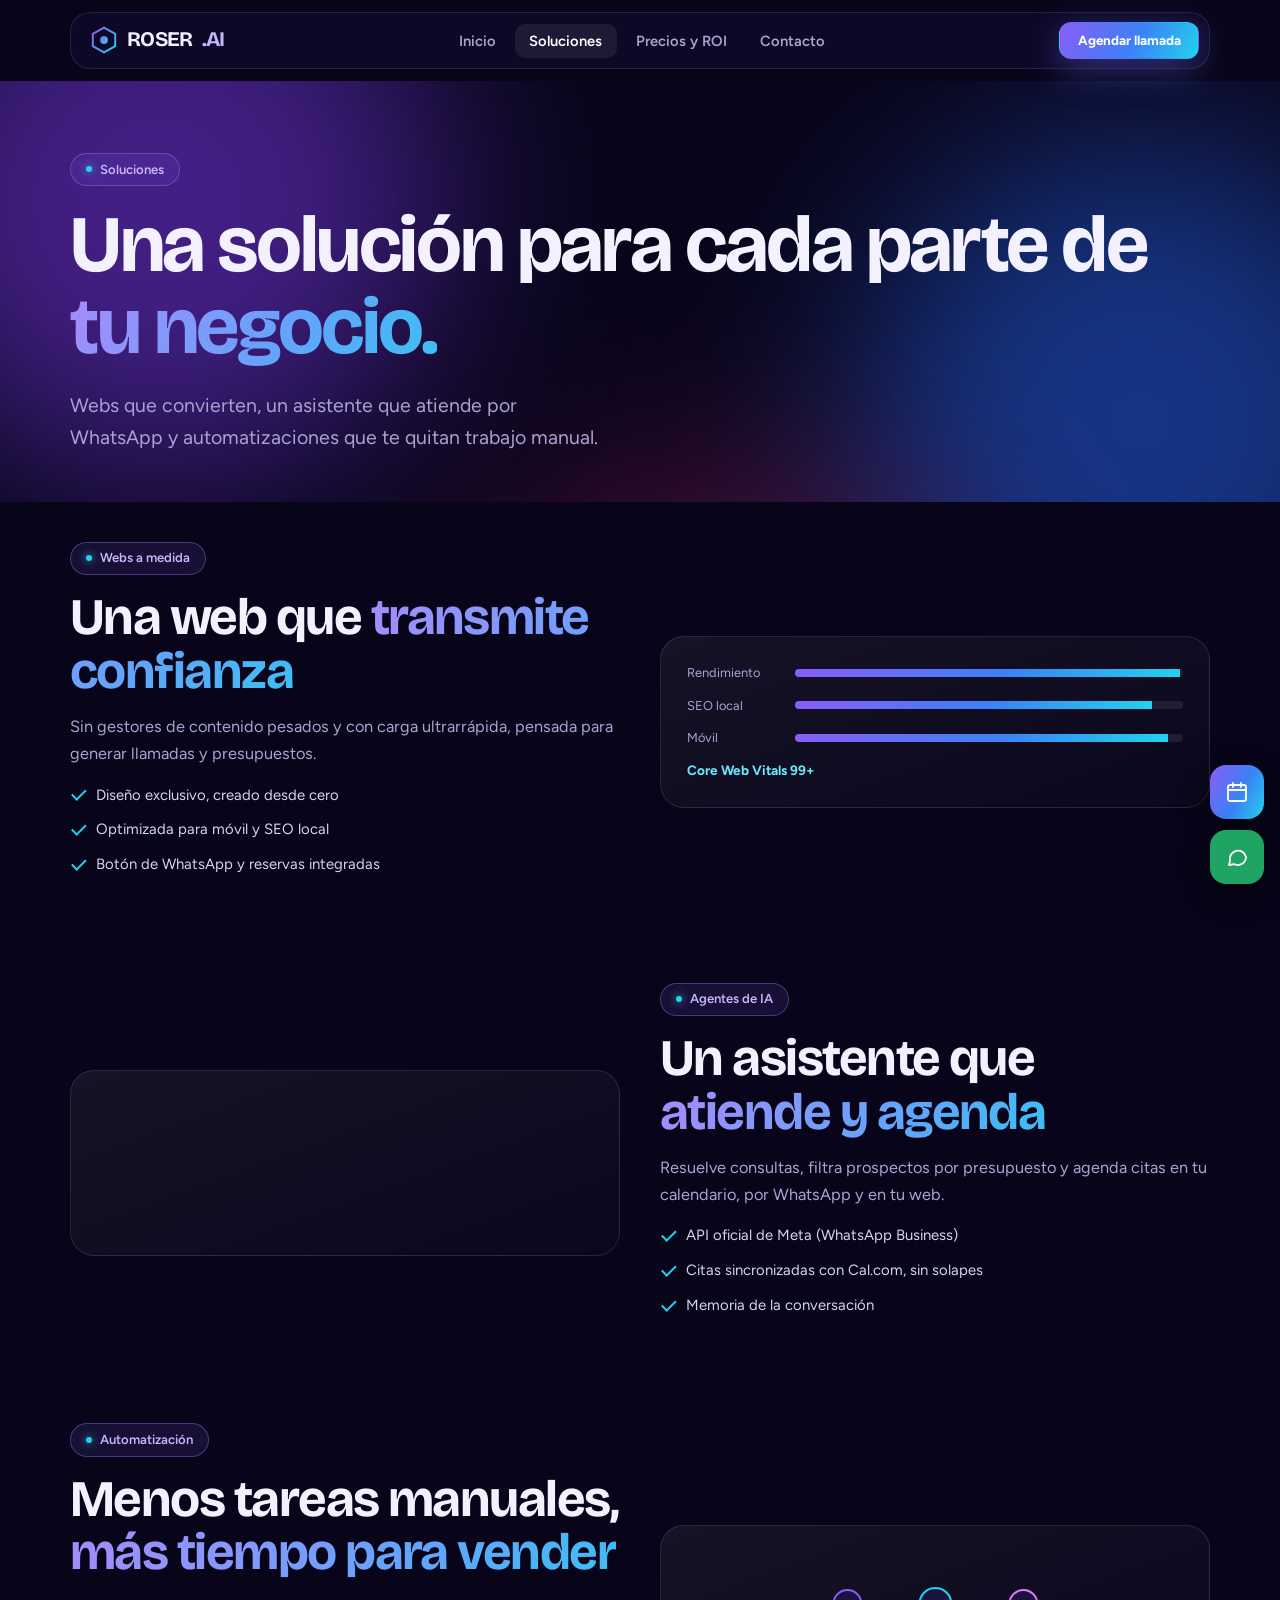
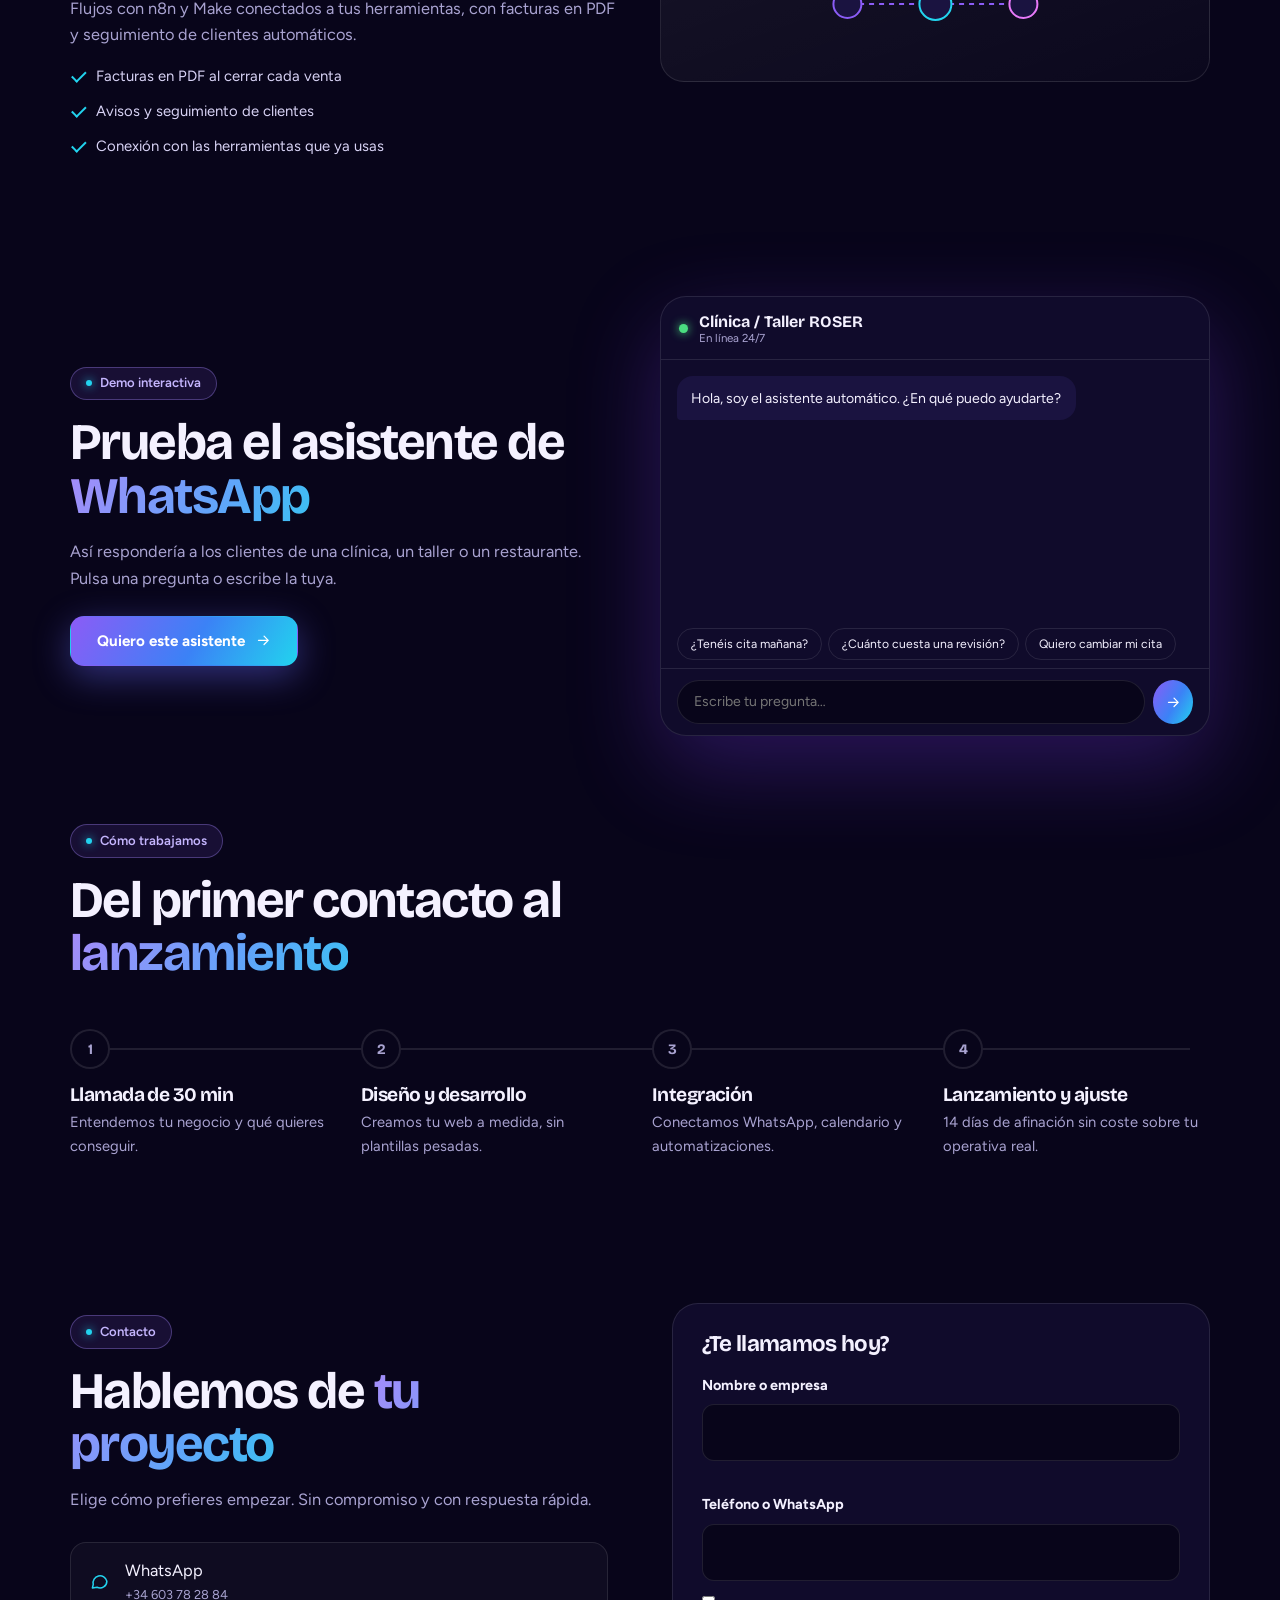
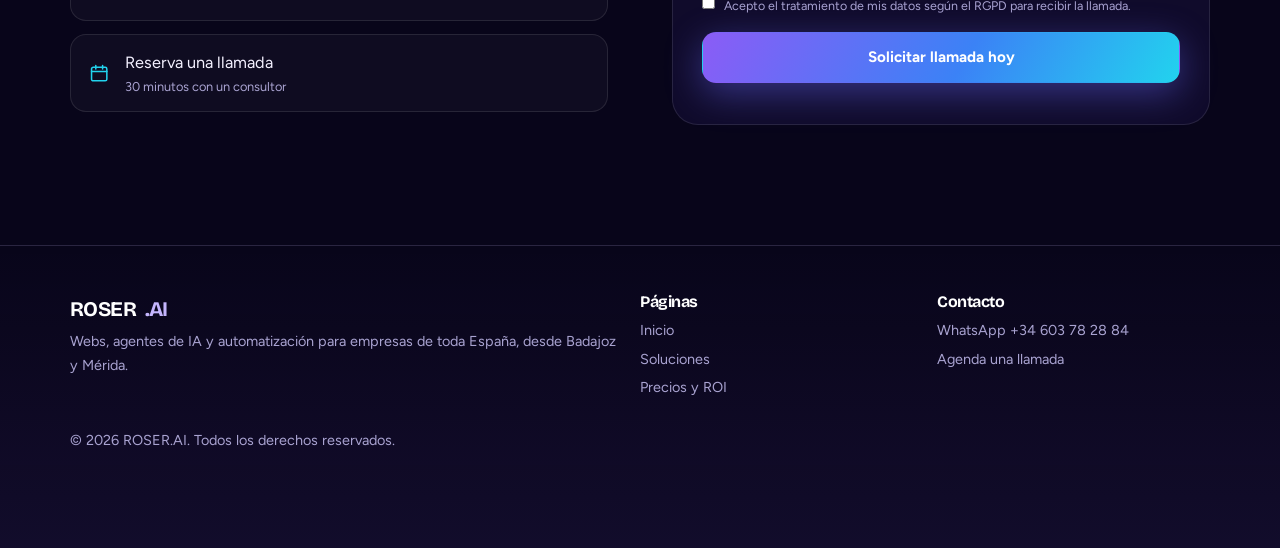
<file: soluciones.html>
<!DOCTYPE html><html lang="es"><head><meta charset="utf-8"><meta name="viewport" content="width=device-width,initial-scale=1,viewport-fit=cover"><meta name="theme-color" content="#08051a"><title>Soluciones y demo de WhatsApp | ROSER.AI</title><link rel="icon" type="image/svg+xml" href="data:image/svg+xml,%3Csvg xmlns=%22http://www.w3.org/2000/svg%22 viewBox=%220 0 100 100%22%3E%3Cdefs%3E%3ClinearGradient id=%22g%22 x1=%220%22 y1=%220%22 x2=%221%22 y2=%221%22%3E%3Cstop stop-color=%22%238b5cf6%22/%3E%3Cstop offset=%221%22 stop-color=%22%2322d3ee%22/%3E%3C/linearGradient%3E%3C/defs%3E%3Crect width=%22100%22 height=%22100%22 rx=%2224%22 fill=%22%2308051a%22/%3E%3Cpath d=%22M50 14l31 17v38L50 86 19 69V31z%22 fill=%22none%22 stroke=%22url%28%23g%29%22 stroke-width=%227%22 stroke-linejoin=%22round%22/%3E%3Ccircle cx=%2250%22 cy=%2250%22 r=%2211%22 fill=%22url%28%23g%29%22/%3E%3C/svg%3E"><meta name="description" content="Webs a medida, agentes de IA en WhatsApp y automatización. Prueba la demo del asistente."><link rel="preconnect" href="https://fonts.googleapis.com"><link rel="preconnect" href="https://fonts.gstatic.com" crossorigin><link href="https://fonts.googleapis.com/css2?family=Bricolage+Grotesque:opsz,wght@12..96,500;12..96,700;12..96,800&family=Figtree:wght@400;500;600;700&display=swap" rel="stylesheet"><style>@property --a{syntax:'<angle>';inherits:false;initial-value:0deg}
:root{--bg:#08051a;--s1:#100b2b;--s2:#1a1340;--line:rgba(255,255,255,.1);--tx:#f4f1ff;--mut:#a9a3d1;--v:#8b5cf6;--b:#3b82f6;--c:#22d3ee;--p:#e879f9;--grad:linear-gradient(120deg,#8b5cf6,#3b82f6 55%,#22d3ee);--f:'Bricolage Grotesque',system-ui,sans-serif}
*{box-sizing:border-box;margin:0;padding:0}
html{scroll-behavior:smooth;scroll-padding-top:90px}
body{font:400 1.02rem/1.65 Figtree,system-ui,sans-serif;background:var(--bg);color:var(--tx);overflow-x:clip}
h1,h2,h3,h4,.logo{font-family:var(--f);letter-spacing:-.03em;line-height:1.05;font-weight:700}
a{color:inherit}.wrap{max-width:1180px;margin:auto;padding:0 1.25rem}
.i{width:1.25em;height:1.25em;flex:none;fill:none;stroke:currentColor;stroke-width:1.8;stroke-linecap:round;stroke-linejoin:round}
.pill{display:inline-flex;align-items:center;gap:.5rem;border:1px solid rgba(167,139,250,.35);background:rgba(139,92,246,.12);color:#c4b5fd;padding:.3rem .95rem;border-radius:99px;font-size:.82rem;font-weight:600}
.pill:before{content:"";width:6px;height:6px;border-radius:50%;background:var(--c);box-shadow:0 0 10px var(--c)}
.hl{background:linear-gradient(120deg,#a78bfa,#60a5fa,#22d3ee,#a78bfa);background-size:200% auto;-webkit-background-clip:text;background-clip:text;color:transparent;animation:sh 7s linear infinite}
@keyframes sh{to{background-position:200% center}}
header{position:sticky;top:0;z-index:50;padding:12px 0}
.bar{display:flex;align-items:center;justify-content:space-between;gap:.6rem;background:rgba(16,11,43,.7);backdrop-filter:blur(16px);-webkit-backdrop-filter:blur(16px);border:1px solid var(--line);border-radius:20px;padding:.55rem .6rem .55rem 1.2rem}
.logo{display:flex;align-items:center;gap:.55rem;text-decoration:none;font-size:1.3rem}.logo svg{width:28px;height:28px}.logo b{color:#c4b5fd}
nav ul{display:none;list-style:none;gap:.3rem}
nav a{text-decoration:none;font-size:.92rem;font-weight:600;color:var(--mut);padding:.5rem .9rem;border-radius:10px;transition:.2s}
nav a:hover,nav a.on{color:#fff;background:rgba(255,255,255,.07)}
.burger{display:grid;place-items:center;background:none;border:1px solid var(--line);color:#fff;border-radius:12px;width:40px;height:40px;cursor:pointer}
header.open nav ul{display:flex;flex-direction:column;gap:.2rem;position:absolute;top:calc(100% + 2px);left:1.25rem;right:1.25rem;background:#100b2b;border:1px solid var(--line);border-radius:18px;padding:.8rem}
.row{display:flex;flex-wrap:wrap;gap:.7rem;align-items:center}
@media(min-width:900px){nav ul,header.open nav ul{display:flex;flex-direction:row;position:static;padding:0;background:none;border:0}.burger{display:none}}
.btn{display:inline-flex;align-items:center;justify-content:center;gap:.65rem;padding:.95rem 1.6rem;border-radius:14px;border:1px solid transparent;font:700 .95rem Figtree,sans-serif;color:#fff;text-decoration:none;cursor:pointer;background:var(--grad);box-shadow:0 10px 36px rgba(99,102,241,.45);transition:transform .2s,box-shadow .2s}
.btn:hover{transform:translateY(-2px);box-shadow:0 14px 46px rgba(99,102,241,.65)}
.btn.g{background:rgba(255,255,255,.05);border-color:var(--line);box-shadow:none}.btn.g:hover{border-color:#a78bfa}
.btn.wa{background:#1fa463;box-shadow:none}.btn .i{width:1.1em;height:1.1em;transition:transform .25s}.btn:hover .i{transform:translateX(4px)}
.nav .btn{padding:.6rem 1.1rem;font-size:.84rem;border-radius:12px}
.aur{position:absolute;inset:0;overflow:hidden;z-index:-1;pointer-events:none}
.aur i{position:absolute;width:560px;height:560px;border-radius:50%;filter:blur(100px);opacity:.5;animation:dr 16s ease-in-out infinite alternate}
.aur i:nth-child(1){background:#7c3aed;left:-120px;top:-160px}.aur i:nth-child(2){background:#2563eb;right:-140px;top:60px;animation-delay:-5s}.aur i:nth-child(3){background:#db2777;left:35%;top:380px;opacity:.28;animation-delay:-9s}
@keyframes dr{to{transform:translate(90px,70px) scale(1.18)}}
.hero{position:relative;padding:3rem 0 3.5rem}
h1{font-size:clamp(2.6rem,6.4vw,5rem);margin:1.2rem 0 1.3rem;line-height:1.02}
.lead{color:var(--mut);font-size:clamp(1.05rem,2.3vw,1.22rem);max-width:540px;margin-bottom:2rem}
.trust{display:flex;flex-wrap:wrap;gap:.6rem 1.6rem;margin-top:1.8rem;color:var(--mut);font-size:.9rem}.trust span{display:flex;align-items:center;gap:.5rem}.trust .i{color:var(--c);width:1.05em;height:1.05em}
.hg{display:grid;gap:3rem;align-items:center}.hg>*{min-width:0}
@media(min-width:960px){.hg{grid-template-columns:1fr 1.05fr}.hero{padding:4.5rem 0 4rem}}
.sw{position:relative;max-width:640px;width:100%;margin:auto;perspective:1500px;padding:0 0 1.5rem}
.scene{position:relative;transform:rotateY(var(--ry,-12deg)) rotateX(var(--rx,6deg));transform-style:preserve-3d;transition:transform .25s ease-out}
.lscreen{background:#0c0824;border:8px solid #251c5e;border-bottom-width:14px;border-radius:16px 16px 6px 6px;aspect-ratio:16/10.5;overflow:hidden;position:relative;box-shadow:0 50px 120px rgba(124,58,237,.45),0 0 0 1px rgba(255,255,255,.08)}
.lbase{height:12px;background:linear-gradient(#352a7a,#18113f);border-radius:0 0 20px 20px;width:112%;margin-left:-6%}
.ms{--c1:#7c3aed;--c2:#38bdf8;--bg:#f5f3ff;background:var(--bg);color:#1a1530;font-size:.8rem}
.mb{display:flex;gap:.5rem;align-items:center;padding:.7rem .9rem}.mb b{width:15px;height:15px;border-radius:5px;background:var(--c1)}.mb i{height:5px;width:28px;border-radius:3px;background:#1a153022}.mb u{margin-left:auto;width:46px;height:15px;border-radius:99px;background:var(--c2)}
.mh{display:grid;grid-template-columns:1.2fr 1fr;gap:.9rem;padding:.9rem;align-items:center}
.mh h5{font:800 1.15rem var(--f);letter-spacing:-.03em;line-height:1.1;margin-bottom:.6rem}.mh p{height:5px;width:92%;border-radius:3px;background:#1a153022;margin-bottom:.4rem}.mh p.s{width:65%}
.mh a{display:block;margin-top:.7rem;width:72px;height:18px;border-radius:99px;background:var(--c1)}
.mi{border-radius:14px;background:linear-gradient(135deg,var(--c1),var(--c2));min-height:92px}
.mc{display:grid;grid-template-columns:repeat(3,1fr);gap:.6rem;padding:.9rem}.mc div{height:60px;border-radius:10px;background:#fff;box-shadow:0 2px 10px #1a153024;border-top:3px solid var(--c1)}
.wsin{animation:ws 16s ease-in-out infinite alternate}@keyframes ws{to{transform:translateY(-52%)}}
.phone{position:absolute;right:-3%;bottom:-6%;width:30%;border:5px solid #251c5e;border-radius:22px;overflow:hidden;box-shadow:0 30px 70px rgba(0,0,0,.6);transform:translateZ(70px);background:#fff;aspect-ratio:9/17}
.phone .mh{grid-template-columns:1fr}.phone .mi{min-height:60px}.phone .mc{grid-template-columns:1fr 1fr}.phone .mh h5{font-size:.85rem}
.gauge{position:absolute;left:-4%;top:10%;display:flex;align-items:center;gap:.7rem;background:rgba(16,11,43,.88);backdrop-filter:blur(12px);border:1px solid var(--line);border-radius:16px;padding:.7rem 1rem .7rem .7rem;box-shadow:0 20px 50px rgba(0,0,0,.5);transform:translateZ(90px);font-size:.78rem;color:var(--mut);line-height:1.3}
.gauge b{display:block;color:#fff;font:700 .95rem var(--f)}.gauge svg{width:50px;height:50px;transform:rotate(-90deg)}
.gauge circle{fill:none;stroke-width:5}.gauge .t{stroke:rgba(255,255,255,.1)}.gauge .v{stroke:#22d3ee;stroke-linecap:round;stroke-dasharray:163.4;animation:gg 2.4s ease-out both}
@keyframes gg{from{stroke-dashoffset:163.4}to{stroke-dashoffset:1.6}}.gauge .num{position:absolute;left:.7rem;width:50px;text-align:center;font:700 1rem var(--f);color:#fff}
.mq{overflow:hidden;border-block:1px solid var(--line);padding:1rem 0;background:rgba(255,255,255,.02)}
.mq div{display:flex;width:max-content;gap:1rem;animation:mq 40s linear infinite}
.mq span{display:flex;align-items:center;gap:.6rem;border:1px solid var(--line);border-radius:99px;padding:.5rem 1.2rem;color:#d8d3f5;font-weight:600;font-size:.92rem;white-space:nowrap}.mq .i{color:var(--c);width:1.1em;height:1.1em}
@keyframes mq{to{transform:translateX(-50%)}}
.sec{padding:4.5rem 0}h2{font-size:clamp(1.9rem,4.4vw,3.2rem);margin:1rem 0 .9rem}.sub{color:var(--mut);max-width:600px}.sh{max-width:700px}
.grid,.bento,.stats,.steps{display:grid;gap:1.2rem;margin-top:2.5rem}
@media(min-width:800px){.g3{grid-template-columns:repeat(3,1fr)}.bento{grid-template-columns:repeat(4,1fr)}.w2{grid-column:span 2}.stats{grid-template-columns:repeat(4,1fr)}}
.card{position:relative;overflow:hidden;background:linear-gradient(160deg,rgba(255,255,255,.06),rgba(255,255,255,.015));border:1px solid var(--line);border-radius:24px;padding:1.6rem;transition:border-color .25s}
.card:after{content:"";position:absolute;inset:0;border-radius:inherit;background:radial-gradient(380px circle at var(--mx,50%) var(--my,0),rgba(139,92,246,.22),transparent 60%);opacity:0;transition:opacity .3s;pointer-events:none}
.card:hover{border-color:rgba(167,139,250,.55)}.card:hover:after{opacity:1}
.card h3{font-size:1.3rem;margin:1.1rem 0 .4rem}.card>p{color:var(--mut);font-size:.93rem}
.vis{min-height:104px;display:flex;flex-direction:column;justify-content:center}
.vb p{display:grid;grid-template-columns:96px 1fr;gap:.8rem;align-items:center;font-size:.8rem;color:var(--mut);margin-bottom:.7rem}
.vb i{height:8px;border-radius:5px;background:rgba(255,255,255,.08);position:relative;overflow:hidden}.vb i:after{content:"";position:absolute;inset:0;width:var(--w);background:var(--grad);transform-origin:left;animation:bar 3.5s ease-in-out infinite alternate}@keyframes bar{from{transform:scaleX(.15)}}
.vb small{color:#67e8f9;font-weight:700}
.vw{gap:.5rem}.vw div{padding:.55rem .85rem;border-radius:14px;font-size:.8rem;width:max-content;max-width:92%;opacity:0;animation:pop 9s infinite}
.b1{background:rgba(255,255,255,.1)}.b2{background:var(--v);margin-left:auto;animation-delay:1.5s!important}.b3{background:rgba(34,211,238,.16);color:#67e8f9;animation-delay:3s!important}
@keyframes pop{0%{opacity:0;transform:translateY(10px)}6%,86%{opacity:1;transform:none}95%,100%{opacity:0}}
.vc{display:grid;grid-template-columns:repeat(7,1fr);gap:4px}.vc span{aspect-ratio:1;border-radius:6px;background:rgba(255,255,255,.06);display:grid;place-items:center;font-size:.6rem;color:var(--mut)}
.vc .k{background:var(--v);color:#fff}.vc .k2{background:var(--c);color:#04222a;font-weight:700;animation:pl 2s infinite}@keyframes pl{50%{box-shadow:0 0 0 5px rgba(34,211,238,.25)}}
.vf svg{width:100%;height:90px}
.vp{height:104px;align-items:center;position:relative}.vp b{width:16px;height:16px;border-radius:50%;background:var(--c);box-shadow:0 0 20px var(--c)}
.vp i{position:absolute;width:16px;height:16px;border-radius:50%;border:2px solid var(--c);animation:rg 2.4s infinite}.vp i+i{animation-delay:1.2s}@keyframes rg{to{transform:scale(5);opacity:0}}
.vd{gap:.5rem}.vd b{height:7px;border-radius:4px;background:rgba(255,255,255,.12)}.vd b:nth-child(2){width:70%}.vd b:nth-child(3){width:85%}.vd u{align-self:flex-start;text-decoration:none;font:700 .7rem var(--f);background:var(--p);color:#2a0a33;padding:.15rem .6rem;border-radius:6px}
.sc .fr{border-radius:16px;overflow:hidden;border:1px solid var(--line);box-shadow:0 25px 70px rgba(0,0,0,.5);transition:transform .25s ease-out;background:#fff}
.sc .ms{min-height:260px}.sc .mb{background:rgba(0,0,0,.03)}.sc h4{font-size:1.15rem;margin:1.1rem 0 .2rem}.sc p{color:var(--mut);font-size:.9rem}
.tl{position:relative;display:grid;gap:1.8rem;margin-top:3rem}@media(min-width:900px){.tl{grid-template-columns:repeat(4,1fr);gap:1.5rem}}
.trk{display:none}@media(min-width:900px){.trk{display:block;position:absolute;left:20px;right:20px;top:19px;height:2px;background:var(--line)}.trk i{display:block;height:100%;width:calc(var(--pg,0)*100%);background:var(--grad);box-shadow:0 0 14px #8b5cf6}}
.dot{width:40px;height:40px;border-radius:50%;border:2px solid var(--line);background:var(--bg);display:grid;place-items:center;font:700 .9rem var(--f);color:var(--mut);position:relative;transition:.5s;margin-bottom:1rem}
.ts.on .dot{background:var(--grad);border-color:transparent;color:#fff;box-shadow:0 0 30px rgba(139,92,246,.7)}.ts h3{font-size:1.2rem;margin-bottom:.3rem}.ts p{color:var(--mut);font-size:.92rem;max-width:260px}
.glow{position:relative}.glow:before{content:"";position:absolute;inset:-1px;border-radius:inherit;padding:2px;background:conic-gradient(from var(--a),#8b5cf6,#22d3ee,#e879f9,#8b5cf6);-webkit-mask:linear-gradient(#000 0 0) content-box,linear-gradient(#000 0 0);-webkit-mask-composite:xor;mask-composite:exclude;animation:rot 6s linear infinite;pointer-events:none}@keyframes rot{to{--a:360deg}}
.pack{display:flex;flex-direction:column;position:relative;overflow:visible}.pack h3{margin-top:0;font-size:1.5rem}
.price{font:800 3.1rem var(--f);letter-spacing:-.04em;margin:1rem 0 0;line-height:1}.price small{font:500 .8rem Figtree,sans-serif;color:var(--mut);letter-spacing:0}
.ret{font-size:.84rem;color:var(--mut);padding:.8rem 0;border-top:1px solid var(--line);border-bottom:1px solid var(--line);margin:1rem 0}.ret b{color:#67e8f9}
.pack ul,.list{list-style:none;display:grid;gap:.65rem;margin:1rem 0 1.6rem;flex:1;font-size:.93rem;color:#d8d3f5}
.pack li,.list li{position:relative;padding-left:1.6rem}
.pack li:before,.list li:before{content:"";position:absolute;left:.1rem;top:.45em;width:.75rem;height:.4rem;border-left:2px solid var(--c);border-bottom:2px solid var(--c);transform:rotate(-45deg)}
.tag{position:absolute;top:-13px;left:1.6rem;background:var(--grad);padding:.25rem .9rem;border-radius:99px;font:700 .72rem Figtree,sans-serif;z-index:2}
.stats div{background:rgba(255,255,255,.04);border:1px solid var(--line);border-radius:20px;padding:1.5rem}
.stats b{font:800 clamp(2.2rem,5vw,3.2rem) var(--f);letter-spacing:-.04em;display:block;line-height:1.1;background:var(--grad);-webkit-background-clip:text;background-clip:text;color:transparent}.stats span{color:var(--mut);font-size:.9rem}
.band{position:relative;overflow:hidden;border-radius:28px;padding:2.2rem;background:linear-gradient(120deg,#4c1d95,#1d4ed8,#0e7490);background-size:200% 200%;animation:bg 10s ease infinite;display:grid;gap:1.4rem}
@keyframes bg{50%{background-position:100% 50%}}@media(min-width:800px){.band{grid-template-columns:1fr auto;align-items:center;padding:3rem}}
.band h2{margin:0 0 .6rem;font-size:clamp(1.6rem,3.6vw,2.5rem)}.band p{color:#dbeafe;max-width:560px}.band .btn{background:#fff;color:#1e1b4b;box-shadow:none}
details{border-bottom:1px solid var(--line);padding:1.1rem 0;max-width:840px}
summary{cursor:pointer;font:700 1.1rem var(--f);list-style:none;display:flex;justify-content:space-between;gap:1rem}
summary:after{content:"+";color:var(--c);font-size:1.5rem;line-height:1}details[open] summary:after{content:"–"}details p{color:var(--mut);margin-top:.6rem}
.calc{display:grid;gap:2rem;border:1px solid var(--line);border-radius:28px;padding:1.7rem;background:var(--s1)}@media(min-width:800px){.calc{grid-template-columns:1.2fr 1fr;padding:2.8rem}}
label{display:block;font-size:.9rem;font-weight:700;margin-top:1.1rem}label b{color:#67e8f9}
input[type=range]{width:100%;accent-color:var(--v);margin-top:.6rem}
.res{background:rgba(139,92,246,.14);border:1px solid rgba(167,139,250,.5);border-radius:22px;padding:1.7rem;text-align:center}
.res strong{display:block;font:800 clamp(2.4rem,8vw,3.6rem) var(--f);letter-spacing:-.04em;margin:.4rem 0;background:var(--grad);-webkit-background-clip:text;background-clip:text;color:transparent}.res p{color:var(--mut);font-size:.9rem;margin-bottom:1.2rem}.res b{color:#fff}
.lead-box{display:grid;gap:2.5rem}@media(min-width:900px){.lead-box{grid-template-columns:1fr 1fr;gap:4rem;align-items:center}}
.ct{display:grid;gap:.8rem;margin-top:1.8rem}.ct a{display:flex;align-items:center;gap:1rem;text-decoration:none;border:1px solid var(--line);border-radius:16px;padding:.9rem 1.1rem;background:rgba(255,255,255,.03);transition:.2s}.ct a:hover{border-color:#a78bfa;background:rgba(139,92,246,.1)}
.ct .i{color:var(--c)}.ct small{display:block;color:var(--mut);font-size:.8rem}
.fcard{background:var(--s1);border:1px solid var(--line);border-radius:26px;padding:1.8rem}
input[type=text],input[type=tel]{width:100%;padding:.9rem 1rem;border-radius:12px;border:1px solid var(--line);background:var(--bg);color:#fff;font:inherit;margin:.4rem 0 .9rem}
input:focus-visible,button:focus-visible,a:focus-visible,summary:focus-visible{outline:2px solid var(--c);outline-offset:2px}
.chk{display:flex;gap:.6rem;align-items:flex-start;margin-bottom:1rem}.chk label{margin:0;font-weight:400;font-size:.78rem;color:var(--mut)}.ok{color:#4ade80;font-weight:700;margin-top:.8rem;font-size:.9rem}
.sol{display:grid;gap:2.5rem;align-items:center}.sol>*{min-width:0}@media(min-width:900px){.sol{grid-template-columns:1fr 1fr}.sol.rev>div:first-child{order:2}}
footer{border-top:1px solid var(--line);padding:3rem 0 6rem;color:var(--mut);font-size:.9rem;margin-top:3rem;background:linear-gradient(180deg,transparent,rgba(139,92,246,.08))}
.fg{display:grid;gap:1.5rem}@media(min-width:768px){.fg{grid-template-columns:2fr 1fr 1fr}}
footer h4{color:#fff;margin-bottom:.5rem;font-size:1rem}footer a{display:block;text-decoration:none;margin:.3rem 0}footer a:hover{color:#fff}footer .logo{color:#fff}
.fabs{position:fixed;right:16px;bottom:calc(16px + env(safe-area-inset-bottom));display:flex;flex-direction:column;gap:.7rem;z-index:40}
.fab{width:54px;height:54px;border-radius:16px;border:0;display:grid;place-items:center;cursor:pointer;text-decoration:none;box-shadow:0 10px 30px rgba(0,0,0,.5)}.fab .i{width:1.5rem;height:1.5rem}
.fab.c{background:var(--grad);color:#fff}.fab.w{background:#1fa463;color:#fff}
.modal{position:fixed;inset:0;background:rgba(5,3,20,.82);backdrop-filter:blur(8px);display:grid;place-items:center;padding:.8rem;z-index:100;opacity:0;pointer-events:none;transition:opacity .25s}.modal.on{opacity:1;pointer-events:auto}
.sheet{background:#fff;color:#111;border-radius:20px;width:100%;max-width:680px;max-height:94vh;overflow:auto;padding:1rem;position:relative}
.sheet h3{font-size:1.15rem;margin:.3rem 2.5rem .8rem 0}.sheet iframe{width:100%;height:min(560px,72vh);border:0;border-radius:12px}
.x{position:absolute;top:.7rem;right:.7rem;width:36px;height:36px;border-radius:50%;border:1px solid #ddd;background:#f3f3f6;cursor:pointer;display:grid;place-items:center;color:#111}
.chat{display:flex;flex-direction:column;height:440px;background:var(--s1);border:1px solid var(--line);border-radius:26px;overflow:hidden;box-shadow:0 30px 90px rgba(124,58,237,.3)}
.ch-h{display:flex;align-items:center;gap:.7rem;padding:.9rem 1.1rem;border-bottom:1px solid var(--line);font:700 1rem var(--f)}.ch-h i{width:9px;height:9px;border-radius:50%;background:#4ade80;box-shadow:0 0 10px #4ade80}.ch-h small{display:block;font:400 .72rem Figtree,sans-serif;color:var(--mut)}
.ch-b{flex:1;overflow:auto;padding:1rem;display:flex;flex-direction:column;gap:.6rem}
.m{max-width:88%;padding:.65rem .9rem;border-radius:16px 16px 16px 4px;font-size:.88rem;background:var(--s2);align-self:flex-start}.m.u{align-self:flex-end;border-radius:16px 16px 4px 16px;background:var(--v)}
.m a,.m button{color:#67e8f9;font:inherit;background:none;border:0;text-decoration:underline;cursor:pointer}
.ch-c{display:flex;flex-wrap:wrap;gap:.4rem;padding:.5rem 1rem}.ch-c button{border:1px solid var(--line);background:transparent;color:var(--tx);border-radius:99px;padding:.3rem .8rem;font:inherit;font-size:.76rem;cursor:pointer}.ch-c button:hover{border-color:var(--v)}
.ch-f{display:flex;gap:.5rem;padding:.7rem 1rem;border-top:1px solid var(--line)}
.ch-f input{flex:1;min-width:0;background:var(--bg);border:1px solid var(--line);color:#fff;border-radius:99px;padding:.6rem 1rem;font:inherit;font-size:.88rem;margin:0}
.ch-f button{width:40px;border:0;border-radius:50%;background:var(--grad);color:#fff;cursor:pointer;display:grid;place-items:center}
.rv{opacity:0;transform:translateY(30px);transition:opacity .9s cubic-bezier(.2,.7,.2,1) var(--d,0s),transform .9s cubic-bezier(.2,.7,.2,1) var(--d,0s)}.rv.in{opacity:1;transform:none}
@media(prefers-reduced-motion:reduce){*{animation:none!important;transition:none!important;scroll-behavior:auto!important}.rv{opacity:1;transform:none}.scene{transform:none}}</style></head><body><svg width="0" height="0" style="position:absolute" aria-hidden="true"><defs><symbol id="i-web" viewBox="0 0 24 24"><rect x="3" y="4" width="18" height="13" rx="2"/><path d="M8 21h8M12 17v4"/></symbol><symbol id="i-chat" viewBox="0 0 24 24"><path d="M21 12a8 8 0 0 1-11.5 7.2L4 20l1-4.3A8 8 0 1 1 21 12z"/></symbol><symbol id="i-flow" viewBox="0 0 24 24"><circle cx="6" cy="6" r="2.5"/><circle cx="18" cy="12" r="2.5"/><circle cx="6" cy="18" r="2.5"/><path d="M8.5 6H12a3 3 0 0 1 3 3v.5M8.5 18H12a3 3 0 0 0 3-3v-.5"/></symbol><symbol id="i-pin" viewBox="0 0 24 24"><path d="M12 21s7-6.2 7-11.5A7 7 0 0 0 5 9.5C5 14.8 12 21 12 21z"/><circle cx="12" cy="9.5" r="2.5"/></symbol><symbol id="i-cal" viewBox="0 0 24 24"><rect x="3" y="5" width="18" height="16" rx="2"/><path d="M3 10h18M8 3v4M16 3v4"/></symbol><symbol id="i-doc" viewBox="0 0 24 24"><path d="M7 3h7l5 5v13H7z"/><path d="M14 3v5h5M10 13h6M10 17h6"/></symbol><symbol id="i-arrow" viewBox="0 0 24 24"><path d="M5 12h14M13 6l6 6-6 6"/></symbol><symbol id="i-menu" viewBox="0 0 24 24"><path d="M4 7h16M4 12h16M4 17h16"/></symbol><symbol id="i-x" viewBox="0 0 24 24"><path d="M6 6l12 12M18 6L6 18"/></symbol></defs></svg>
<header><div class="wrap"><div class="bar nav"><a class="logo" href="index.html"><svg viewBox="0 0 100 100" fill="none"><defs><linearGradient id="lg" x1="0" y1="0" x2="1" y2="1"><stop stop-color="#8b5cf6"/><stop offset="1" stop-color="#22d3ee"/></linearGradient></defs><path d="M50 6l40 22v44L50 94 10 72V28z" stroke="url(#lg)" stroke-width="7"/><circle cx="50" cy="50" r="14" fill="url(#lg)"/></svg>ROSER<b>.AI</b></a><nav><ul><li><a href="index.html">Inicio</a></li><li><a class="on" href="soluciones.html">Soluciones</a></li><li><a href="precios.html">Precios y ROI</a></li><li><a href="index.html#contacto">Contacto</a></li></ul></nav><div class="row"><button class="btn" data-cal>Agendar llamada</button><button class="burger" aria-label="Abrir menú"><svg class="i"><use href="#i-menu"/></svg></button></div></div></div></header>
<main><section class="hero" style="padding-bottom:1rem"><div class="aur"><i></i><i></i><i></i></div><div class="wrap sh" style="max-width:1180px"><span class="pill">Soluciones</span><h1>Una solución para cada parte de <span class="hl">tu negocio.</span></h1><p class="lead">Webs que convierten, un asistente que atiende por WhatsApp y automatizaciones que te quitan trabajo manual.</p></div></section>
<section class="sec" style="padding:2.5rem 0"><div class="wrap sol "><div><span class="pill">Webs a medida</span><h2>Una web que <span class="hl">transmite confianza</span></h2><p class="sub">Sin gestores de contenido pesados y con carga ultrarrápida, pensada para generar llamadas y presupuestos.</p><ul class="list"><li>Diseño exclusivo, creado desde cero</li><li>Optimizada para móvil y SEO local</li><li>Botón de WhatsApp y reservas integradas</li></ul></div><div class="card"><div class="vis vb"><p><span>Rendimiento</span><i style="--w:99%"></i></p><p><span>SEO local</span><i style="--w:92%"></i></p><p><span>Móvil</span><i style="--w:96%"></i></p><small>Core Web Vitals 99+</small></div></div></div></section>
<section class="sec" style="padding:2.5rem 0"><div class="wrap sol rev"><div><span class="pill">Agentes de IA</span><h2>Un asistente que <span class="hl">atiende y agenda</span></h2><p class="sub">Resuelve consultas, filtra prospectos por presupuesto y agenda citas en tu calendario, por WhatsApp y en tu web.</p><ul class="list"><li>API oficial de Meta (WhatsApp Business)</li><li>Citas sincronizadas con Cal.com, sin solapes</li><li>Memoria de la conversación</li></ul></div><div class="card"><div class="vis vw"><div class="b1">Hola, ¿tenéis hueco mañana?</div><div class="b2">Sí, a las 11:30h o 17:00h. ¿Cuál prefieres?</div><div class="b3">Cita agendada · mañana 11:30</div></div></div></div></section>
<section class="sec" style="padding:2.5rem 0"><div class="wrap sol "><div><span class="pill">Automatización</span><h2>Menos tareas manuales, <span class="hl">más tiempo para vender</span></h2><p class="sub">Flujos con n8n y Make conectados a tus herramientas, con facturas en PDF y seguimiento de clientes automáticos.</p><ul class="list"><li>Facturas en PDF al cerrar cada venta</li><li>Avisos y seguimiento de clientes</li><li>Conexión con las herramientas que ya usas</li></ul></div><div class="card"><div class="vis vf"><svg viewBox="0 0 220 90"><g fill="none" stroke="#8b5cf6" stroke-width="2" stroke-dasharray="5 5"><path d="M36 45H94M126 45H184"><animate attributeName="stroke-dashoffset" to="-20" dur="1s" repeatCount="indefinite"/></path></g><g fill="#1a1340" stroke-width="2"><circle cx="22" cy="45" r="14" stroke="#8b5cf6"/><circle cx="110" cy="45" r="16" stroke="#22d3ee"/><circle cx="198" cy="45" r="14" stroke="#e879f9"/></g></svg></div></div></div></section>
<section class="sec"><div class="wrap sol"><div><span class="pill">Demo interactiva</span><h2>Prueba el asistente de <span class="hl">WhatsApp</span></h2><p class="sub">Así respondería a los clientes de una clínica, un taller o un restaurante. Pulsa una pregunta o escribe la tuya.</p><div class="row" style="margin-top:1.5rem"><button class="btn" data-cal>Quiero este asistente <svg class="i"><use href="#i-arrow"/></svg></button></div></div><div id="chat"></div></div></section>
<section class="sec" style="padding-top:1rem"><div class="wrap"><div class="sh"><span class="pill">Cómo trabajamos</span><h2>Del primer contacto al <span class="hl">lanzamiento</span></h2></div><div class="tl"><div class="trk"><i></i></div><div class="ts"><div class="dot">1</div><h3>Llamada de 30 min</h3><p>Entendemos tu negocio y qué quieres conseguir.</p></div><div class="ts"><div class="dot">2</div><h3>Diseño y desarrollo</h3><p>Creamos tu web a medida, sin plantillas pesadas.</p></div><div class="ts"><div class="dot">3</div><h3>Integración</h3><p>Conectamos WhatsApp, calendario y automatizaciones.</p></div><div class="ts"><div class="dot">4</div><h3>Lanzamiento y ajuste</h3><p>14 días de afinación sin coste sobre tu operativa real.</p></div></div></div></section>
<section class="sec" id="contacto"><div class="wrap lead-box"><div><span class="pill">Contacto</span><h2>Hablemos de <span class="hl">tu proyecto</span></h2><p class="sub">Elige cómo prefieres empezar. Sin compromiso y con respuesta rápida.</p>
<div class="ct"><a href="https://wa.me/34603782884" target="_blank" rel="noopener"><svg class="i"><use href="#i-chat"/></svg><span>WhatsApp<small>+34 603 78 28 84</small></span></a><a href="https://cal.com/dani-serrano-mc095n/30min" target="_blank" rel="noopener"><svg class="i"><use href="#i-cal"/></svg><span>Reserva una llamada<small>30 minutos con un consultor</small></span></a></div></div>
<form id="lead" class="fcard"><h3 style="font-size:1.4rem;margin-bottom:.6rem">¿Te llamamos hoy?</h3><label for="n">Nombre o empresa</label><input id="n" type="text" required autocomplete="name"><label for="t">Teléfono o WhatsApp</label><input id="t" type="tel" required autocomplete="tel"><div class="chk"><input id="c" type="checkbox" required><label for="c">Acepto el tratamiento de mis datos según el RGPD para recibir la llamada.</label></div><button class="btn" style="width:100%">Solicitar llamada hoy</button><p class="ok" id="ok" role="status"></p></form></div></section></main>
<footer><div class="wrap fg"><div><a class="logo" href="index.html" style="margin-bottom:.6rem">ROSER<b>.AI</b></a><p>Webs, agentes de IA y automatización para empresas de toda España, desde Badajoz y Mérida.</p></div><div><h4>Páginas</h4><a href="index.html">Inicio</a><a href="soluciones.html">Soluciones</a><a href="precios.html">Precios y ROI</a></div><div><h4>Contacto</h4><a href="https://wa.me/34603782884">WhatsApp +34 603 78 28 84</a><a href="https://cal.com/dani-serrano-mc095n/30min" target="_blank" rel="noopener">Agenda una llamada</a></div></div><div class="wrap" style="margin-top:1.5rem">© 2026 ROSER.AI. Todos los derechos reservados.</div></footer><script>const $=s=>document.querySelector(s),$$=s=>[...document.querySelectorAll(s)],CAL='https://cal.com/dani-serrano-mc095n/30min',WA='https://wa.me/34603782884',RM=matchMedia('(prefers-reduced-motion:reduce)').matches;
const ic=n=>'<svg class="i"><use href="#i-'+n+'"/></svg>';
const modal=document.createElement('div');modal.className='modal';
modal.innerHTML='<div class="sheet" role="dialog" aria-modal="true"><button class="x" aria-label="Cerrar">'+ic('x')+'</button><h3>Reserva tu llamada de 30 min</h3><iframe title="Reservar en Cal.com"></iframe></div>';
const fr=modal.querySelector('iframe');
const openCal=()=>{if(!fr.getAttribute('src'))fr.src=CAL;modal.classList.add('on');document.body.style.overflow='hidden'};
const closeCal=()=>{modal.classList.remove('on');document.body.style.overflow=''};
modal.onclick=e=>{if(e.target===modal||e.target.closest('.x'))closeCal()};
addEventListener('keydown',e=>e.key==='Escape'&&closeCal());
const fabs=document.createElement('div');fabs.className='fabs';
fabs.innerHTML='<button class="fab c" data-cal aria-label="Agendar llamada">'+ic('cal')+'</button><a class="fab w" href="'+WA+'?text=Hola%20ROSER.AI,%20quiero%20informaci%C3%B3n%20sobre%20una%20web" target="_blank" rel="noopener" aria-label="WhatsApp">'+ic('chat')+'</a>';
document.body.append(modal,fabs);
$$('[data-cal]').forEach(b=>b.onclick=openCal);
const h=$('header');$('.burger').onclick=()=>h.classList.toggle('open');
$$('header nav a').forEach(a=>a.onclick=()=>h.classList.remove('open'));
const lf=$('#lead');
if(lf)lf.onsubmit=e=>{e.preventDefault();const n=$('#n').value,t=$('#t').value;
open(WA+'?text='+encodeURIComponent('Hola ROSER.AI, soy '+n+'. Mi teléfono es '+t+'. Quiero que me llaméis hoy.'),'_blank');
$('#ok').textContent='Se abre WhatsApp para enviarnos tus datos. Te llamamos hoy.';lf.reset()};
const hs=$('#hs'),rs=$('#rs');
function calc(){const a=+hs.value,r=+rs.value;$('#hv').textContent=a+' h';$('#rv').textContent=r+' €/h';$('#sv').textContent=(a*r*48).toLocaleString('es-ES')+' €';$('#fv').textContent=a*4+' horas/mes'}
if(hs){hs.oninput=rs.oninput=calc;calc()}
function chat(sel,title,intro,qs){const el=$(sel);if(!el)return;el.className='chat';
el.innerHTML='<div class="ch-h"><i></i><div>'+title+'<small>En línea 24/7</small></div></div><div class="ch-b"></div><div class="ch-c"></div><form class="ch-f"><input placeholder="Escribe tu pregunta…" aria-label="Tu pregunta"><button aria-label="Enviar">'+ic('arrow')+'</button></form>';
const b=el.querySelector('.ch-b'),c=el.querySelector('.ch-c'),f=el.querySelector('form'),i=f.querySelector('input');
const add=(k,x)=>{const d=document.createElement('div');d.className='m '+k;d.innerHTML=x;b.append(d);b.scrollTop=b.scrollHeight};
const say=t=>{add('u',t.replace(/</g,'&lt;'));const q=qs.find(x=>x[1].test(t.toLowerCase()));
setTimeout(()=>add('',q?q[2]:'Eso lo vemos mejor en persona: <a href="'+WA+'" target="_blank" rel="noopener">escríbenos por WhatsApp</a> o <button onclick="openCal()">agenda una llamada</button>.'),450)};
add('',intro);qs.forEach(q=>{const x=document.createElement('button');x.textContent=q[0];x.onclick=()=>say(q[0]);c.append(x)});
f.onsubmit=e=>{e.preventDefault();if(i.value.trim()){say(i.value.trim());i.value=''}}}
/* animaciones al hacer scroll */
$$('.bento,.steps,.grid,.stats,.hero .wrap,.hg').forEach(p=>[...p.children].forEach((c,i)=>{c.classList.add('rv');c.style.setProperty('--d',i*.09+'s')}));
$$('section h2,.sub,.band,details,.lead-box,.calc,.mq').forEach(e=>e.classList.add('rv'));
function cnt(e){if(RM)return;const n=+e.dataset.n,p=e.dataset.p||'',s=e.dataset.s||'',t0=performance.now();
(function f(t){const k=Math.min(1,(t-t0)/1400);e.textContent=p+Math.round(n*(1-Math.pow(1-k,3)))+s;if(k<1)requestAnimationFrame(f)})(t0)}
const io=new IntersectionObserver(es=>es.forEach(e=>{if(e.isIntersecting){e.target.classList.add('in');io.unobserve(e.target);if(e.target.dataset.n)cnt(e.target)}}),{threshold:.12});
$$('.rv,[data-n]').forEach(e=>io.observe(e));
$$('.card').forEach(c=>c.onmousemove=e=>{const r=c.getBoundingClientRect();c.style.setProperty('--mx',e.clientX-r.left+'px');c.style.setProperty('--my',e.clientY-r.top+'px')});
const mk=$('.mock'),cs=$$('.chipf');let tk=0;
function sc(){tk=0;const y=scrollY,m=document.documentElement.scrollHeight-innerHeight;
h.style.setProperty('--p',m>0?y/m:0);
if(mk&&!RM){mk.style.setProperty('--rx',Math.max(0,12-y/22)+'deg');cs.forEach((c,i)=>c.style.translate='0 '+(-y*(.04+i*.03))+'px')}}
addEventListener('scroll',()=>{if(!tk)tk=requestAnimationFrame(sc)},{passive:true});sc();
const sw=$('.sw'),scn=$('.scene');
if(sw&&!RM)sw.onmousemove=e=>{const r=sw.getBoundingClientRect(),x=(e.clientX-r.left)/r.width-.5,y=(e.clientY-r.top)/r.height-.5;scn.style.setProperty('--ry',(-12+x*16)+'deg');scn.style.setProperty('--rx',(6-y*12)+'deg')};
if(sw)sw.onmouseleave=()=>{scn.style.setProperty('--ry','-12deg');scn.style.setProperty('--rx','6deg')};
$$('.tilt').forEach(t=>{t.onmousemove=e=>{if(RM)return;const r=t.getBoundingClientRect(),x=(e.clientX-r.left)/r.width-.5,y=(e.clientY-r.top)/r.height-.5;t.style.transform='perspective(900px) rotateY('+x*10+'deg) rotateX('+-y*10+'deg) translateY(-6px)'};t.onmouseleave=()=>t.style.transform=''});
const tl=$('.tl');
function tp(){if(!tl)return;const r=tl.getBoundingClientRect(),p=Math.min(1,Math.max(0,(innerHeight*.8-r.top)/(r.height+innerHeight*.1)));tl.style.setProperty('--pg',p);$$('.ts').forEach((s,i)=>s.classList.toggle('on',p>i/4+.02))}
addEventListener('scroll',tp,{passive:true});tp();</script>
<script>chat('#chat','Clínica / Taller ROSER','Hola, soy el asistente automático. ¿En qué puedo ayudarte?',[
['¿Tenéis cita mañana?',/cita|mañana|hueco|disponib/,'Sí. Quedan 2 huecos mañana: <b>11:30h</b> y <b>17:00h</b>. ¿Cuál prefieres?'],
['¿Cuánto cuesta una revisión?',/cuest|precio|revisi|tarifa/,'La revisión técnica completa cuesta <b>49 €</b>. ¿Te reservo hora?'],
['Quiero cambiar mi cita',/cambi|anul|mover/,'Sin problema. Dime tu nombre y el día que prefieres y te propongo nuevos huecos.']])</script></body></html>
</file>
